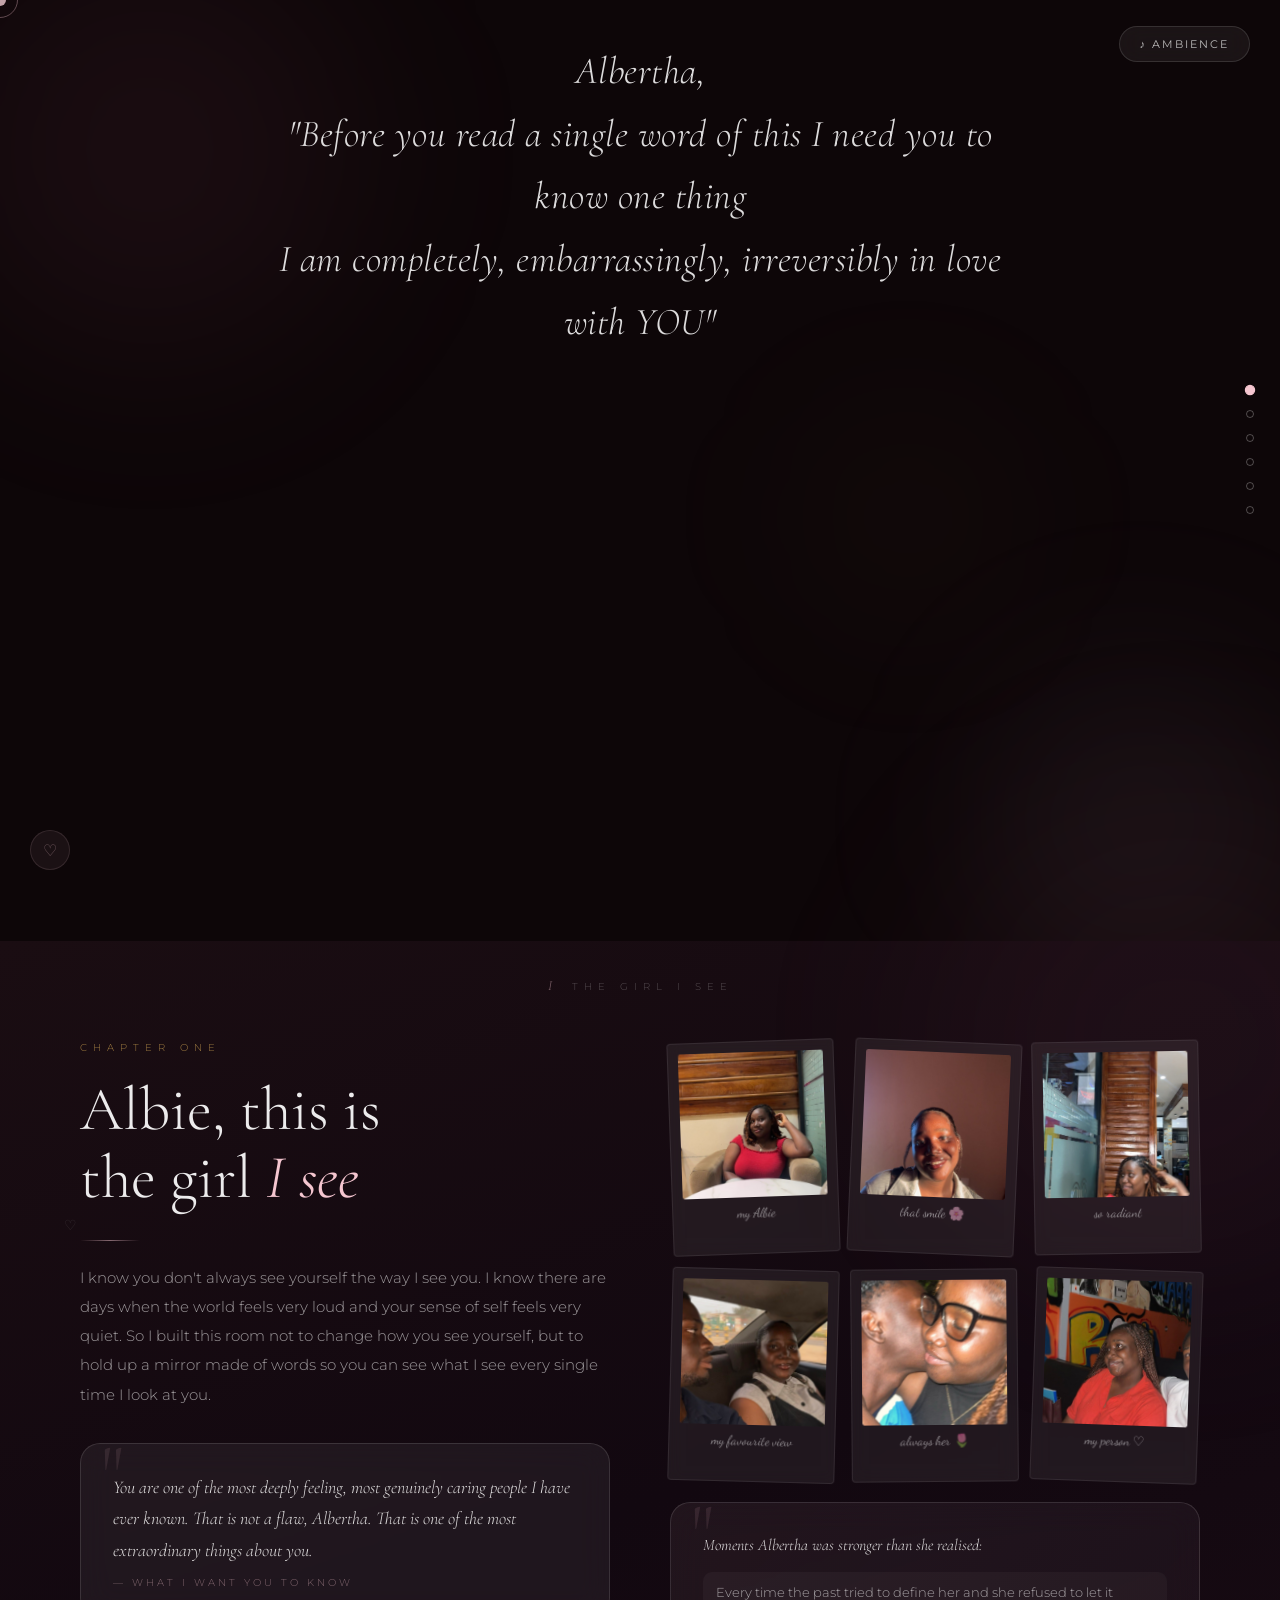
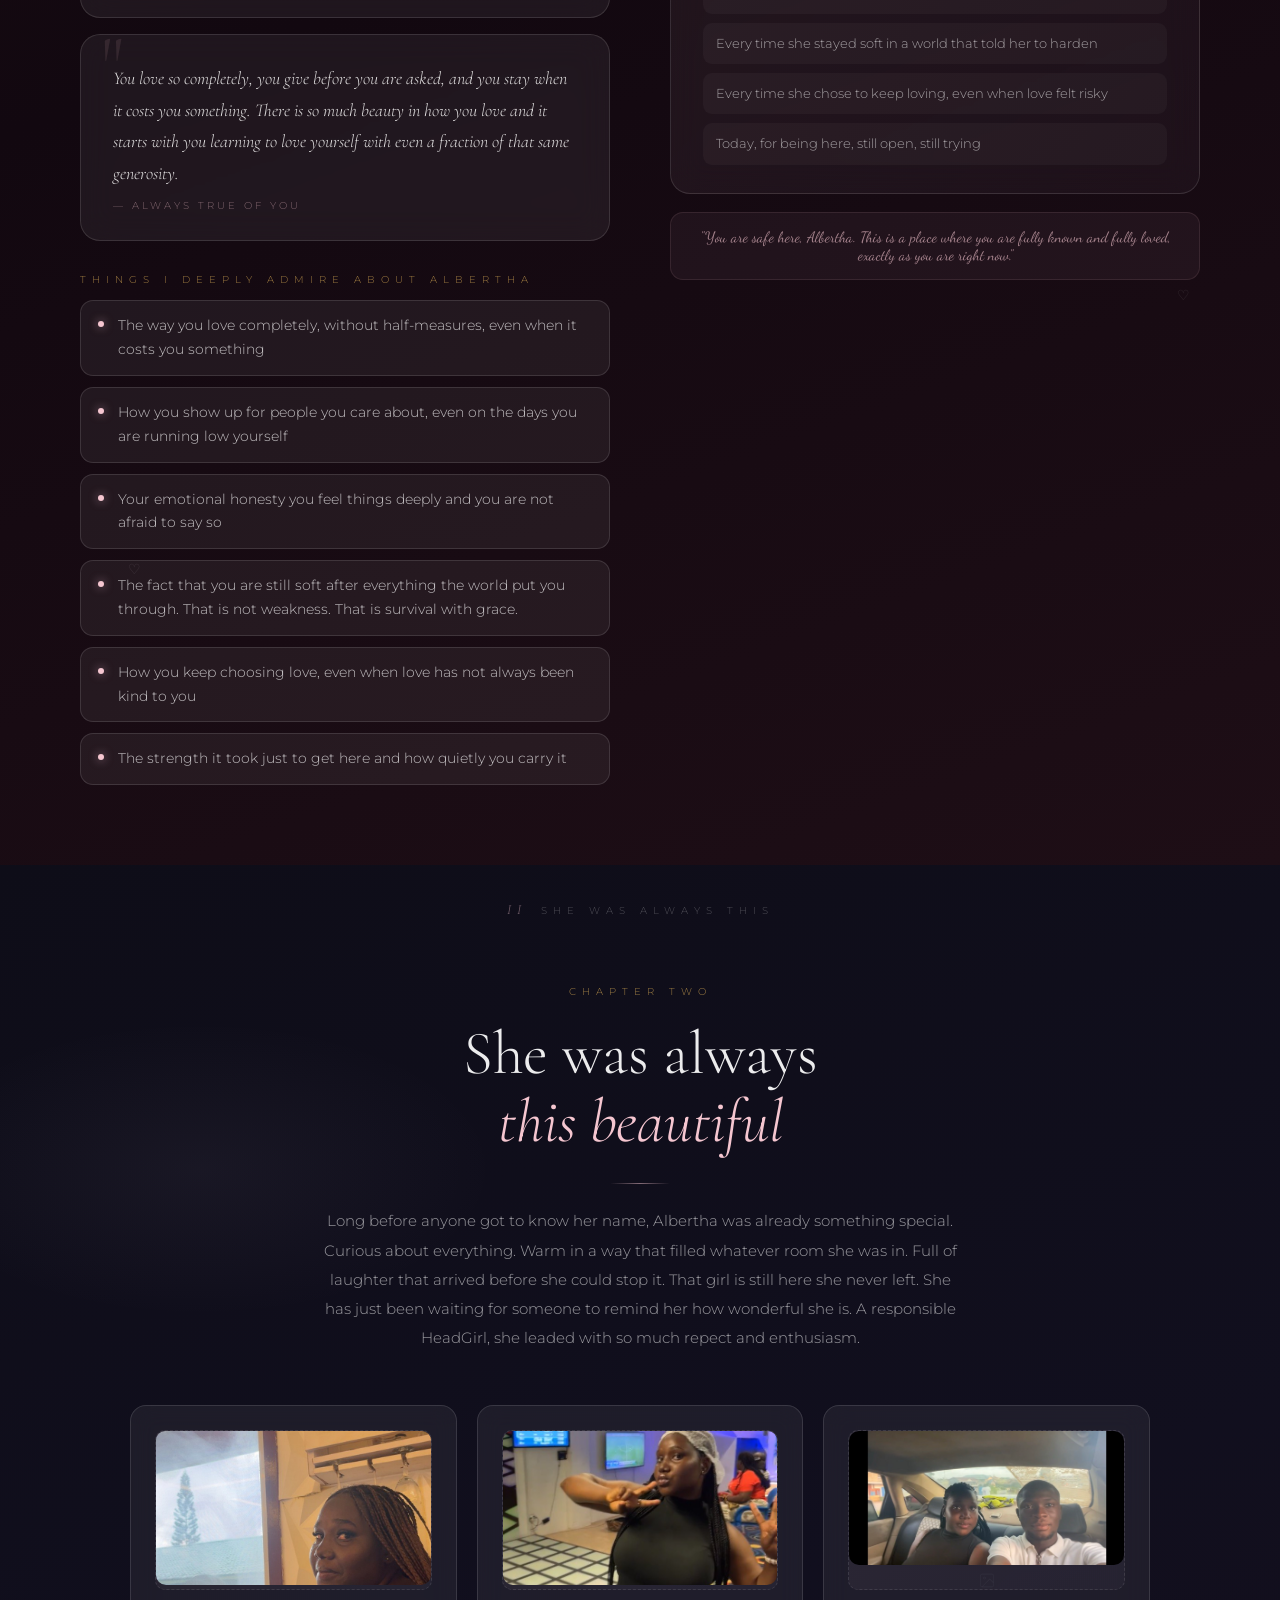
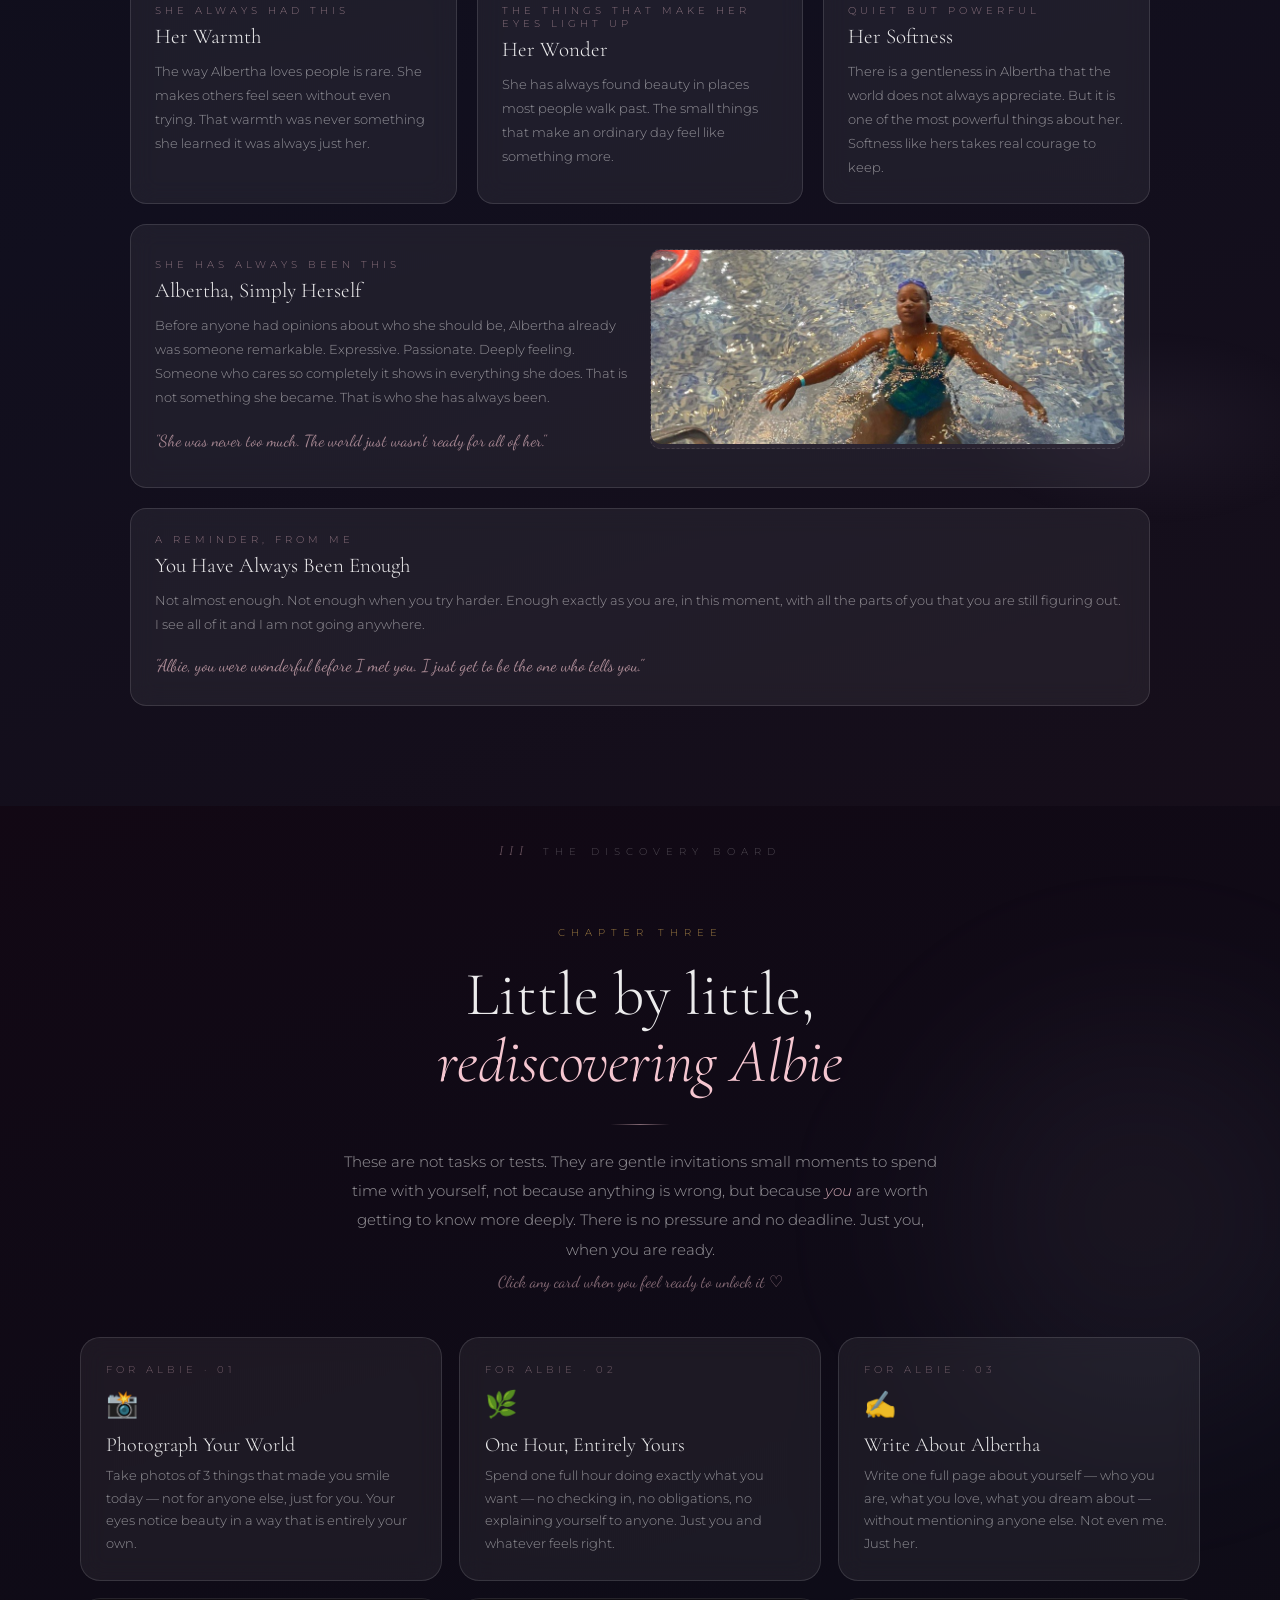
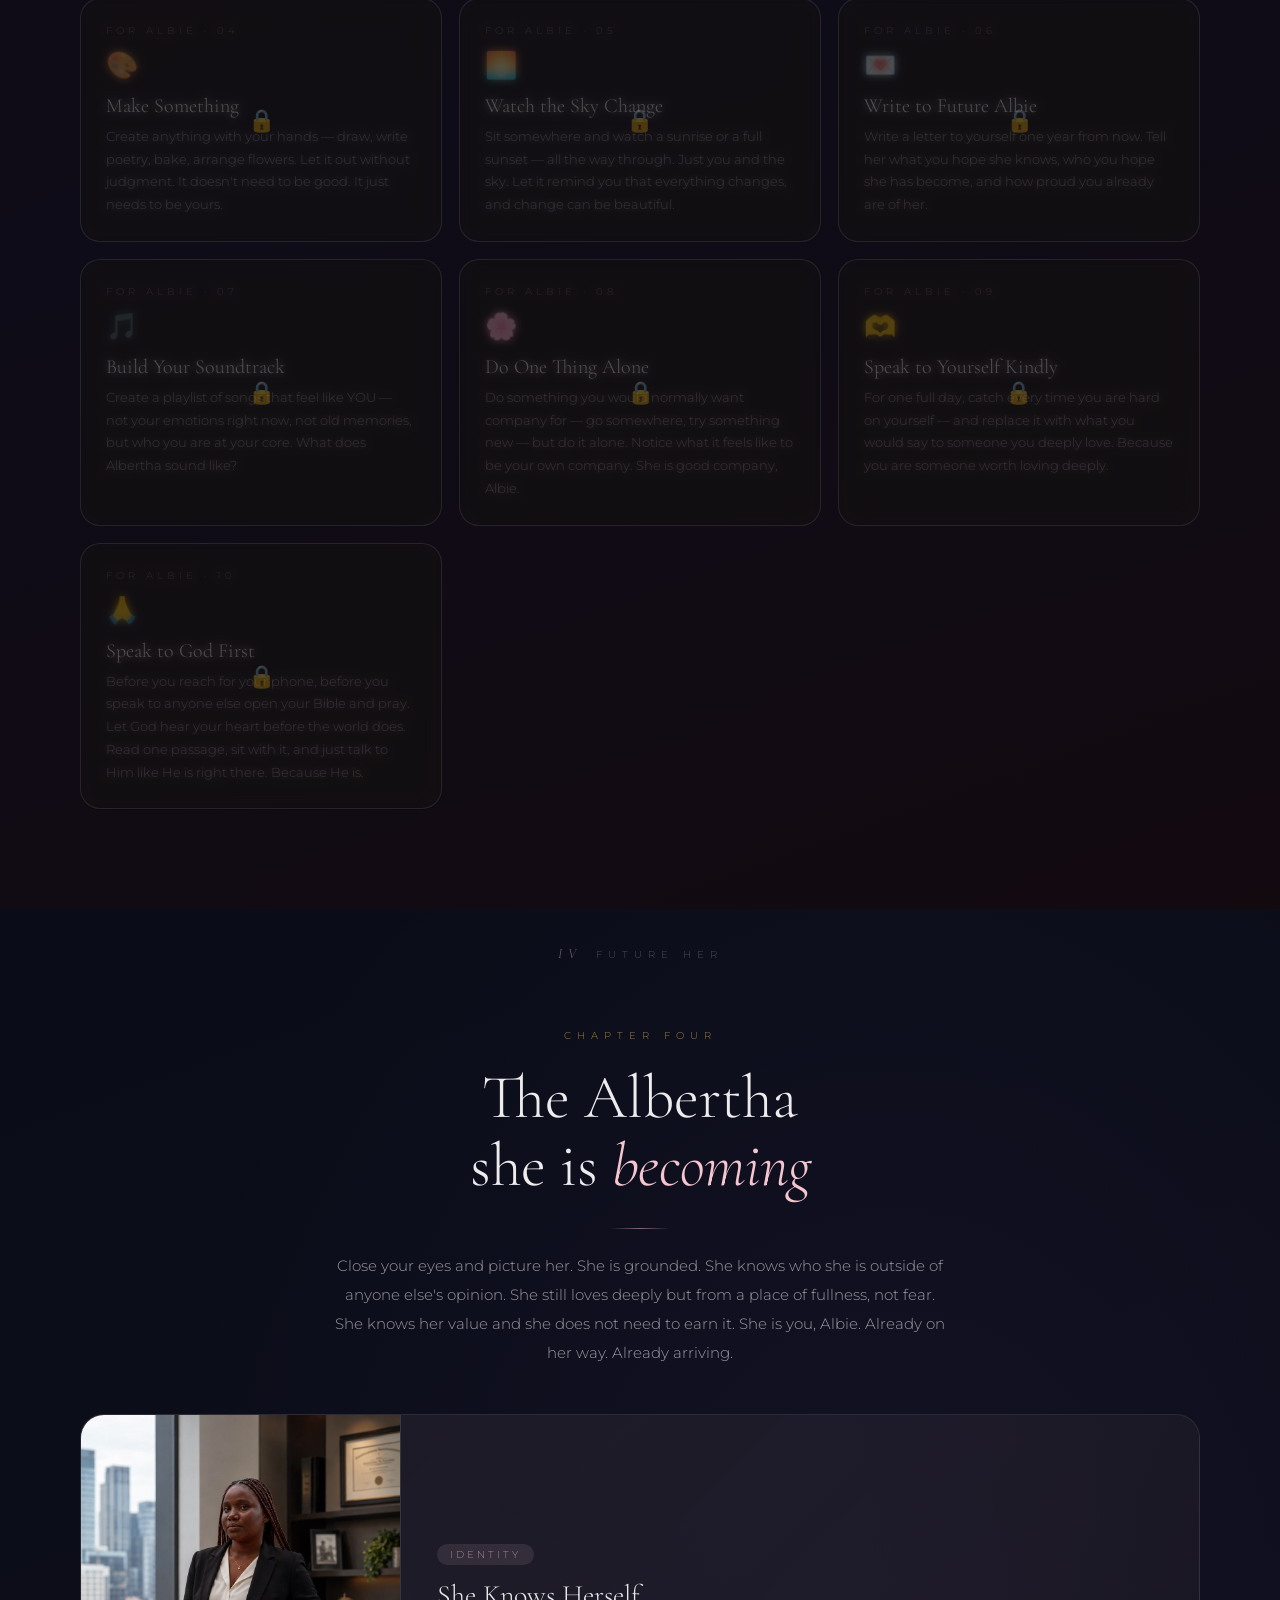
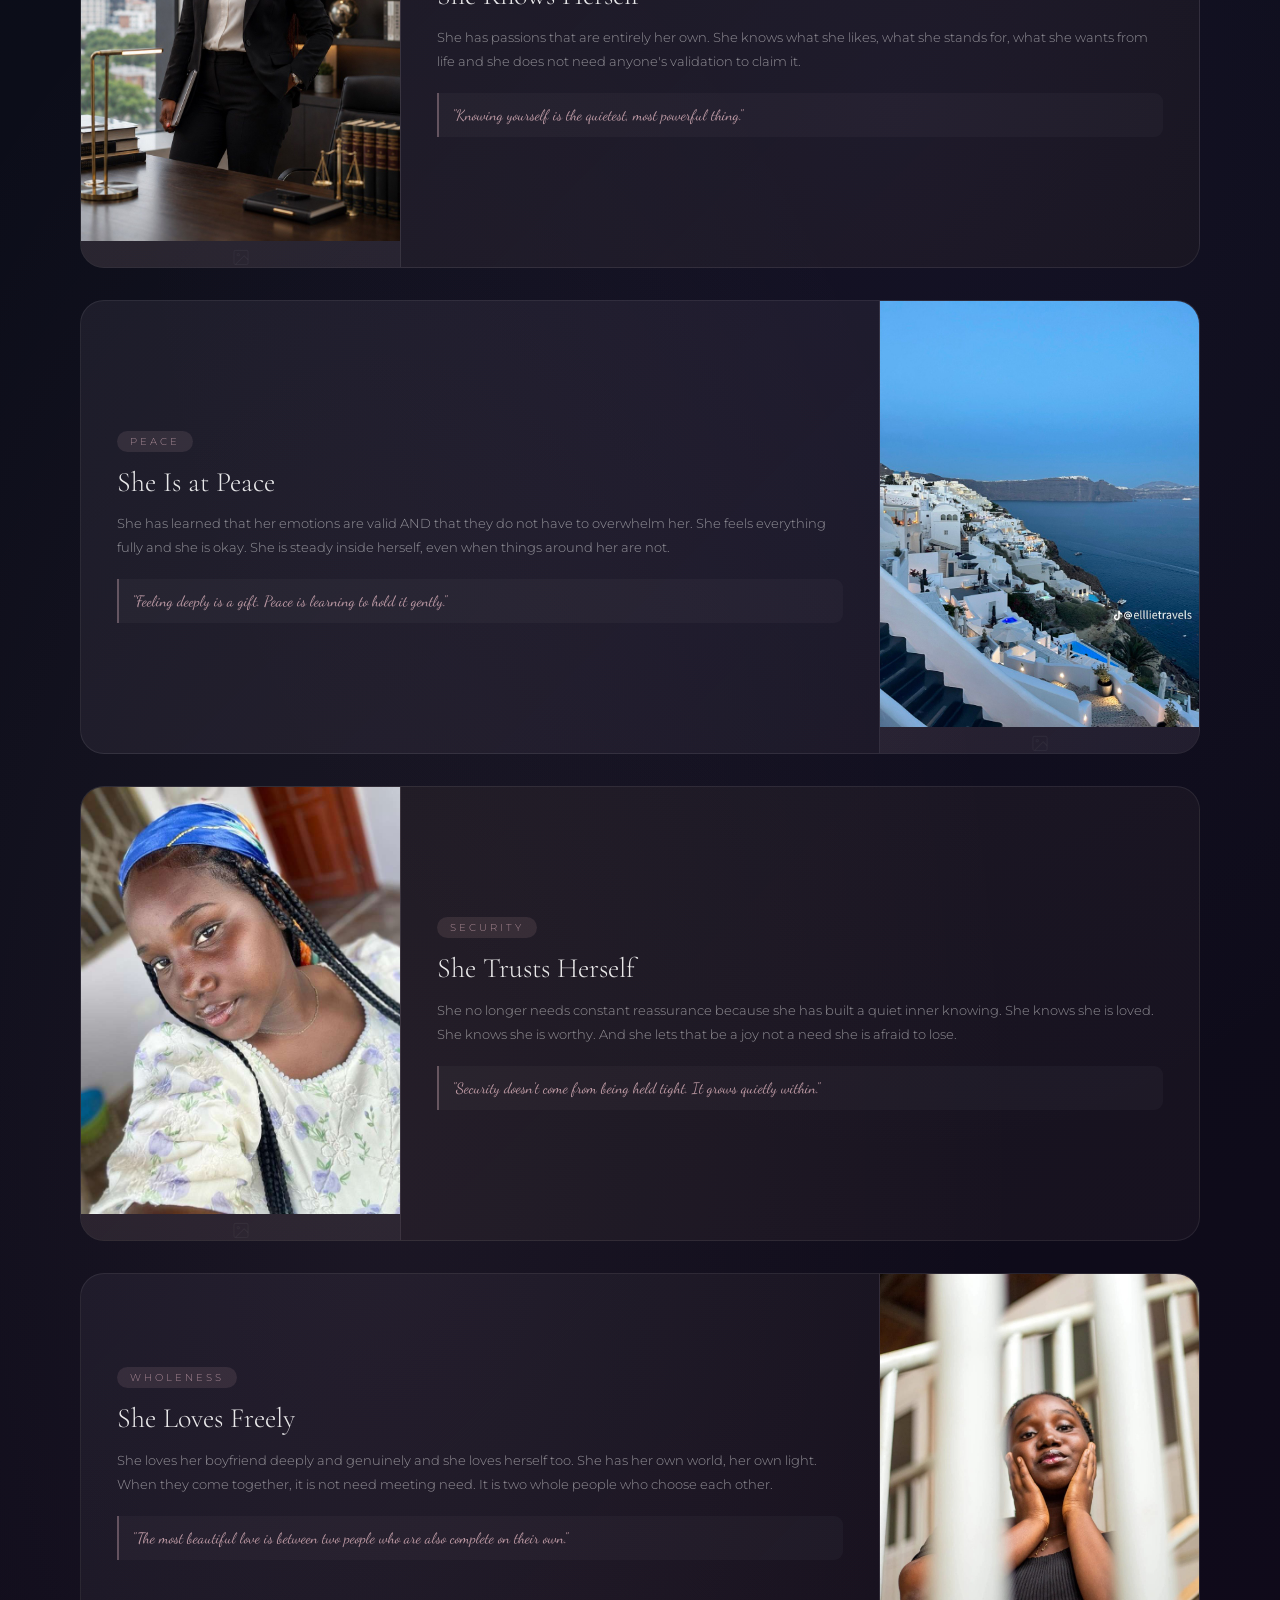
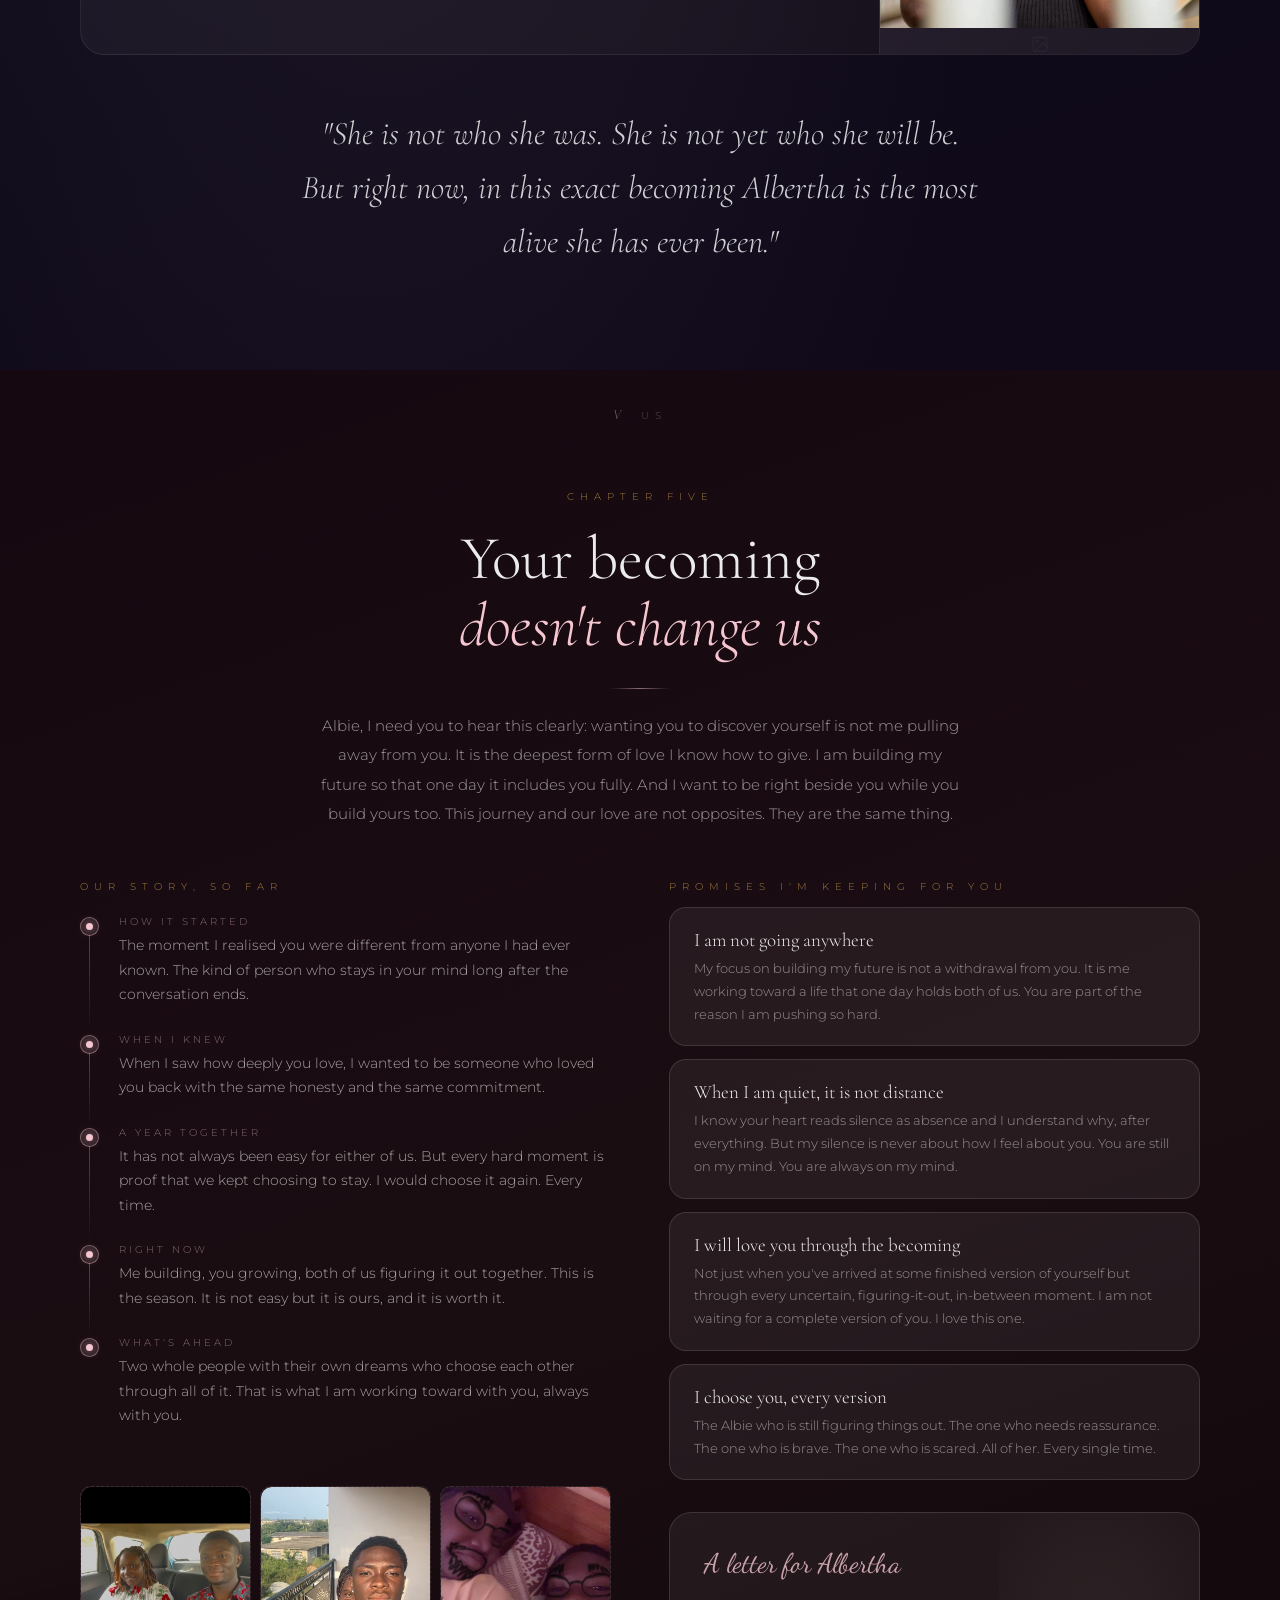
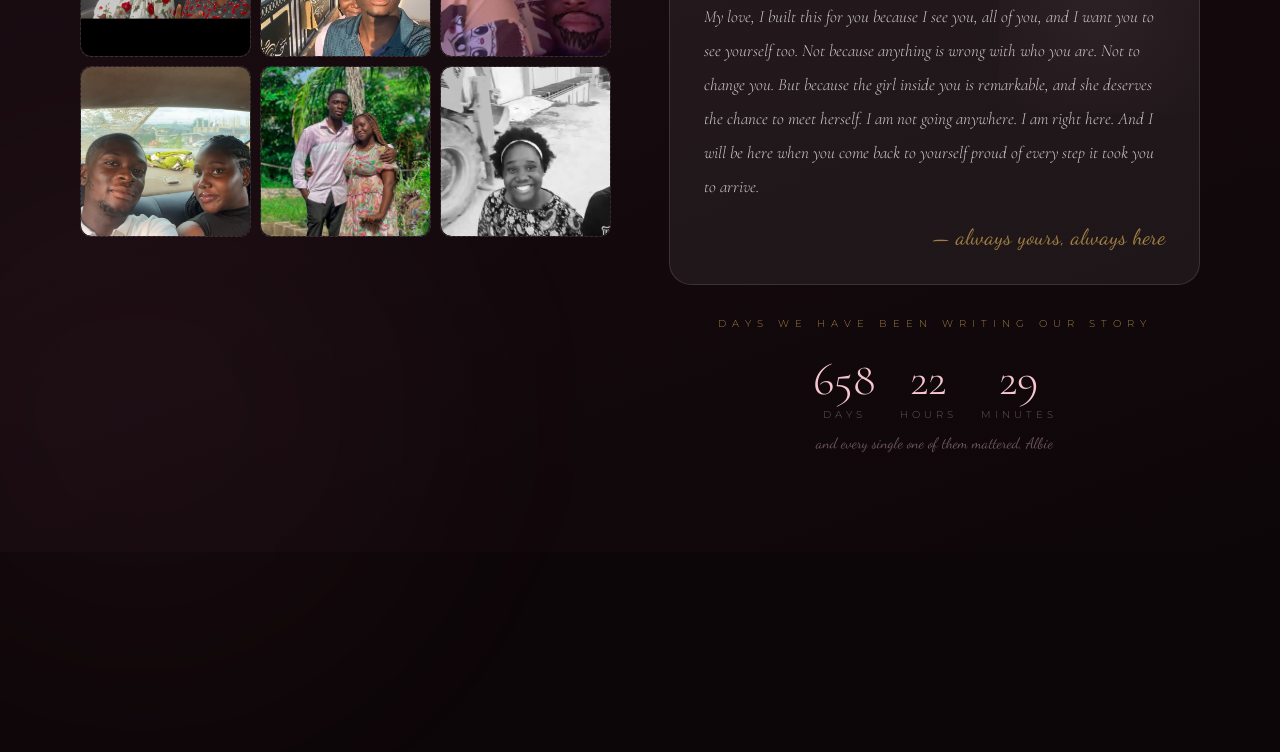
<file: index.html>
<!DOCTYPE html>
<html lang="en">
<head>
  <meta charset="UTF-8">
  <meta name="viewport" content="width=device-width, initial-scale=1.0">
  <title>Becoming Her Again — For Albertha</title>
  <link rel="preconnect" href="https://fonts.googleapis.com">
  <link href="https://fonts.googleapis.com/css2?family=Cormorant+Garamond:ital,wght@0,300;0,400;0,500;1,300;1,400&family=Montserrat:wght@300;400;500&family=Dancing+Script:wght@400;600&display=swap" rel="stylesheet">
  <style>
/* ═══════════════════════════════════════════════════════
   BECOMING HER AGAIN — styles.css
   ═══════════════════════════════════════════════════════ */

:root {
  --pink:         #f5c6d0;
  --rose:         #e8a0b0;
  --deep-rose:    #c96b8a;
  --lavender:     #d4c5e2;
  --gold:         #d4a853;
  --dark:         #0d0608;
  --dark-mid:     #1a0d12;
  --glass:        rgba(255,255,255,0.06);
  --glass-border: rgba(255,255,255,0.12);
}

*, *::before, *::after { margin:0; padding:0; box-sizing:border-box; }
html  { scroll-behavior: smooth; }
body  { background:var(--dark); color:rgba(255,255,255,0.92); font-family:'Montserrat',sans-serif; font-weight:300; overflow-x:hidden; cursor:none; }

::-webkit-scrollbar       { width:4px; }
::-webkit-scrollbar-track { background:transparent; }
::-webkit-scrollbar-thumb { background:rgba(245,198,208,0.2); border-radius:2px; }

/* ── Section base — NO overflow hidden, NO min-height on content rooms ── */
section {
  position: relative;
  display: flex;
  flex-direction: column;
  align-items: center;
  justify-content: center;
  width: 100%;
}

/* ── Fixed UI ── */
#cursor      { position:fixed; width:12px; height:12px; border-radius:50%; background:rgba(245,198,208,0.85); pointer-events:none; z-index:9999; transform:translate(-50%,-50%); transition:transform .15s ease; mix-blend-mode:difference; }
#cursor-ring { position:fixed; width:36px; height:36px; border-radius:50%; border:1px solid rgba(245,198,208,0.35); pointer-events:none; z-index:9998; transform:translate(-50%,-50%); transition:all .3s ease; }
#particles-canvas { position:fixed; top:0; left:0; width:100%; height:100%; z-index:0; pointer-events:none; }
.progress-bar { position:fixed; top:0; left:0; height:2px; background:linear-gradient(to right,var(--rose),var(--pink),var(--lavender)); z-index:1001; transition:width .3s ease; box-shadow:0 0 10px rgba(245,198,208,0.4); pointer-events:none; }
#transition-overlay { position:fixed; inset:0; z-index:999; pointer-events:none; background:var(--dark); opacity:0; transition:opacity .6s ease; }

/* ── Music ── */
#music-btn { position:fixed; top:26px; right:30px; z-index:1000; background:var(--glass); border:1px solid var(--glass-border); border-radius:50px; padding:10px 20px; font-family:'Montserrat',sans-serif; font-size:11px; letter-spacing:2px; color:rgba(255,255,255,0.7); cursor:pointer; transition:all .4s ease; backdrop-filter:blur(12px); }
#music-btn:hover { background:rgba(255,255,255,0.12); color:#fff; }

/* ── Nav dots ── */
#nav-dots { position:fixed; right:26px; top:50%; transform:translateY(-50%); z-index:1000; display:flex; flex-direction:column; gap:16px; list-style:none; }
.nav-dot  { width:8px; height:8px; border-radius:50%; border:1.5px solid rgba(255,255,255,0.28); cursor:pointer; transition:all .4s ease; background:transparent; }
.nav-dot.active { background:var(--pink); border-color:var(--pink); transform:scale(1.3); }
.nav-dot:hover  { border-color:var(--pink); }

/* ── Easter egg ── */
.easter-egg-trigger { position:fixed; bottom:30px; left:30px; z-index:1000; width:40px; height:40px; border-radius:50%; background:rgba(245,198,208,0.06); border:1px solid rgba(245,198,208,0.12); cursor:pointer; transition:all .4s ease; display:flex; align-items:center; justify-content:center; font-size:16px; color:rgba(245,198,208,0.4); }
.easter-egg-trigger:hover { background:rgba(245,198,208,0.12); color:rgba(245,198,208,0.8); transform:scale(1.1); }
.easter-egg-popup { position:fixed; bottom:84px; left:30px; z-index:1000; background:rgba(22,8,16,0.97); border:1px solid rgba(245,198,208,0.2); border-radius:15px; padding:19px 22px; max-width:285px; backdrop-filter:blur(20px); opacity:0; transform:translateY(10px); pointer-events:none; transition:all .4s ease; }
.easter-egg-popup.show { opacity:1; transform:translateY(0); pointer-events:all; }
.easter-egg-popup p { font-family:'Dancing Script',cursive; font-size:16px; color:rgba(245,198,208,0.85); line-height:1.75; }

/* ── Shared typography ── */
.room-label { position:absolute; top:36px; left:50%; transform:translateX(-50%); font-size:10px; letter-spacing:6px; text-transform:uppercase; color:rgba(255,255,255,0.26); z-index:10; white-space:nowrap; }
.room-number { display:inline-block; margin-right:14px; font-family:'Cormorant Garamond',serif; font-style:italic; font-size:14px; color:rgba(245,198,208,0.48); }
.section-eyebrow { font-size:10px; letter-spacing:6px; text-transform:uppercase; color:rgba(212,168,83,0.72); margin-bottom:22px; }
.section-title { font-family:'Cormorant Garamond',serif; font-size:clamp(32px,4.8vw,68px); font-weight:300; line-height:1.1; margin-bottom:28px; }
.section-title em { font-style:italic; color:var(--pink); }
.section-body { font-size:15px; line-height:1.95; color:rgba(255,255,255,0.58); font-weight:300; margin-bottom:34px; }
.section-divider { width:60px; height:1px; background:linear-gradient(to right,transparent,rgba(245,198,208,0.5),transparent); margin:22px 0; }

/* ── Fade animations ── */
.fade-up    { opacity:0; transform:translateY(38px); }
.fade-left  { opacity:0; transform:translateX(-38px); }
.fade-right { opacity:0; transform:translateX(38px); }
.fade-up.in    { animation: fadeUpIn .9s cubic-bezier(.22,.61,.36,1) forwards; }
.fade-left.in  { animation: fadeLeftIn .9s cubic-bezier(.22,.61,.36,1) forwards; }
.fade-right.in { animation: fadeRightIn .9s cubic-bezier(.22,.61,.36,1) forwards; }
@keyframes fadeUpIn    { from { opacity:0; transform:translateY(38px); } to { opacity:1; transform:translateY(0); } }
@keyframes fadeLeftIn  { from { opacity:0; transform:translateX(-38px); } to { opacity:1; transform:translateX(0); } }
@keyframes fadeRightIn { from { opacity:0; transform:translateX(38px); } to { opacity:1; transform:translateX(0); } }

/* ── Ambient ── */
.glow-orb     { position:absolute; border-radius:50%; filter:blur(80px); pointer-events:none; animation:drift 12s ease-in-out infinite; }
.floating-heart { position:absolute; pointer-events:none; animation:floatHeart 6s ease-in-out infinite; font-size:14px; opacity:.13; }
.cloud-drift  { position:absolute; background:radial-gradient(ellipse,rgba(212,197,226,0.05) 0%,transparent 70%); border-radius:50%; pointer-events:none; animation:cloudDrift 20s ease-in-out infinite; }
.aurora       { position:absolute; inset:0; z-index:0; overflow:hidden; background:radial-gradient(ellipse 60% 40% at 70% 30%,rgba(120,80,180,0.08),transparent),radial-gradient(ellipse 50% 50% at 30% 70%,rgba(245,198,208,0.06),transparent); animation:auroraPulse 8s ease-in-out infinite; }

/* ── Keyframes ── */
@keyframes drift       { 0%,100%{transform:translate(0,0)}       33%{transform:translate(28px,-18px)}          66%{transform:translate(-18px,14px)} }
@keyframes floatHeart  { 0%,100%{transform:translateY(0) scale(1);opacity:.13} 50%{transform:translateY(-28px) scale(1.1);opacity:.22} }
@keyframes cloudDrift  { 0%,100%{transform:translateX(0) translateY(0);opacity:.3} 50%{transform:translateX(58px) translateY(-28px);opacity:.6} }
@keyframes heartbeat   { 0%,100%{transform:scaleY(.6);opacity:.3} 50%{transform:scaleY(1.2);opacity:.8} }
@keyframes auroraPulse { 0%,100%{opacity:.5} 50%{opacity:1} }
@keyframes unlock      { 0%{box-shadow:0 0 0 rgba(245,198,208,0)} 50%{box-shadow:0 0 80px rgba(245,198,208,0.3),0 0 160px rgba(245,198,208,0.1)} 100%{box-shadow:0 0 40px rgba(245,198,208,0.08)} }

/* ══════════════════════════════════
   INTRO
══════════════════════════════════ */
#intro { background:var(--dark); min-height:100vh; }
.intro-content { position:relative; z-index:2; text-align:center; max-width:820px; padding:40px 24px; }
.intro-sentence { font-family:'Cormorant Garamond',serif; font-size:clamp(19px,3.6vw,38px); font-weight:300; font-style:italic; letter-spacing:.5px; line-height:1.65; opacity:0; transform:translateY(28px); transition:all 1.4s cubic-bezier(.22,.61,.36,1); color:rgba(255,255,255,0.86); }
.intro-sentence.visible { opacity:1; transform:translateY(0); }
.title-main { font-family:'Cormorant Garamond',serif; font-size:clamp(38px,7.5vw,88px); font-weight:300; letter-spacing:6px; color:var(--pink); opacity:0; transform:translateY(38px); transition:all 1.8s cubic-bezier(.22,.61,.36,1); }
.title-main.visible { opacity:1; transform:translateY(0); }
.subtitle-intro { font-size:11px; letter-spacing:5px; color:rgba(255,255,255,0.38); margin-top:14px; opacity:0; transition:all 1.4s ease .6s; text-transform:uppercase; }
.subtitle-intro.visible { opacity:1; }
.enter-btn { display:inline-block; margin-top:56px; padding:16px 52px; border:1px solid rgba(245,198,208,0.35); border-radius:60px; font-size:11px; letter-spacing:4px; text-transform:uppercase; color:rgba(245,198,208,0.8); cursor:pointer; transition:all .5s ease; background:rgba(245,198,208,0.05); opacity:0; backdrop-filter:blur(8px); }
.enter-btn.visible { opacity:1; }
.enter-btn:hover { background:rgba(245,198,208,0.12); border-color:rgba(245,198,208,0.7); color:var(--pink); transform:scale(1.04); }
.heartbeat { width:2px; height:40px; background:linear-gradient(to bottom,transparent,var(--pink),transparent); margin:28px auto; animation:heartbeat 2s ease-in-out infinite; }

/* ══════════════════════════════════
   ROOM 1 — THE GIRL I SEE
══════════════════════════════════ */
#room1 { background:linear-gradient(160deg,#1a0d12 0%,#120810 40%,#1e0e16 100%); padding:100px 0 80px; }
.room1-content { position:relative; z-index:2; max-width:1200px; width:100%; padding:0 40px; display:grid; grid-template-columns:1fr 1fr; gap:60px; align-items:start; }

.quote-card { background:var(--glass); border:1px solid var(--glass-border); border-radius:20px; padding:28px 32px; backdrop-filter:blur(16px); position:relative; margin-bottom:16px; transition:transform .4s ease,box-shadow .4s ease; }
.quote-card:hover { transform:translateY(-4px); box-shadow:0 24px 60px rgba(245,198,208,0.08); }
.quote-card::before { content:'"'; position:absolute; top:-10px; left:20px; font-family:'Cormorant Garamond',serif; font-size:80px; color:rgba(245,198,208,0.1); line-height:1; }
.quote-text { font-family:'Cormorant Garamond',serif; font-size:18px; font-style:italic; line-height:1.75; color:rgba(255,255,255,0.84); }
.quote-attr { font-size:10px; letter-spacing:3px; color:rgba(245,198,208,0.45); margin-top:10px; text-transform:uppercase; }

.admire-list { display:flex; flex-direction:column; gap:11px; margin-top:6px; }
.admire-item { display:flex; align-items:flex-start; gap:14px; padding:13px 17px; background:var(--glass); border:1px solid var(--glass-border); border-radius:13px; transition:all .4s ease; }
.admire-item:hover { background:rgba(245,198,208,0.06); border-color:rgba(245,198,208,0.2); transform:translateX(5px); }
.admire-dot { width:6px; height:6px; border-radius:50%; background:var(--pink); margin-top:7px; flex-shrink:0; box-shadow:0 0 10px rgba(245,198,208,0.6); }
.admire-text { font-size:14px; line-height:1.7; color:rgba(255,255,255,0.72); }

.polaroid-grid { display:grid; grid-template-columns:repeat(3,1fr); gap:14px; }
.polaroid { background:rgba(255,253,250,0.06); border:1px solid rgba(255,255,255,0.08); border-radius:4px; padding:10px 10px 32px; transform:rotate(-2deg); transition:all .5s ease; backdrop-filter:blur(8px); }
.polaroid:nth-child(2) { transform:rotate(2.5deg); }
.polaroid:nth-child(3) { transform:rotate(-1deg); }
.polaroid:nth-child(4) { transform:rotate(1.5deg); }
.polaroid:nth-child(5) { transform:rotate(-0.5deg); }
.polaroid:nth-child(6) { transform:rotate(2deg); }
.polaroid:hover { transform:rotate(0) scale(1.04); z-index:10; }
.polaroid-img { width:100%; aspect-ratio:1; background:linear-gradient(135deg,rgba(245,198,208,0.08),rgba(212,197,226,0.08)); border-radius:2px; display:flex; align-items:center; justify-content:center; overflow:hidden; }
.polaroid-img img { width:100%; height:100%; object-fit:cover; border-radius:2px; display:block; }
.polaroid-caption { text-align:center; margin-top:8px; font-family:'Dancing Script',cursive; font-size:13px; color:rgba(255,255,255,0.5); }

.strength-item { font-size:13px; color:rgba(255,255,255,0.58); line-height:1.65; padding:10px 13px; background:rgba(255,255,255,0.03); border-radius:9px; }
.secure-banner { background:rgba(245,198,208,0.05); border:1px solid rgba(245,198,208,0.1); border-radius:13px; padding:15px 18px; margin-top:18px; font-family:'Dancing Script',cursive; font-size:15px; color:rgba(245,198,208,0.62); text-align:center; }

/* ══════════════════════════════════
   ROOM 2 — BEFORE THE WORLD HURT YOU
══════════════════════════════════ */
#room2 { background:linear-gradient(160deg,#0e0d18 0%,#110f1e 50%,#160e1a 100%); padding:120px 0 100px; }
.room2-content { position:relative; z-index:2; max-width:1100px; width:100%; padding:0 40px; }

.scrapbook-grid { display:grid; grid-template-columns:repeat(3,1fr); gap:20px; margin-top:52px; }
.scrapbook-card { background:var(--glass); border:1px solid var(--glass-border); border-radius:16px; padding:24px; backdrop-filter:blur(12px); transition:all .5s ease; }
.scrapbook-card:hover { transform:translateY(-7px); box-shadow:0 28px 65px rgba(0,0,0,0.4),0 0 38px rgba(245,198,208,0.05); border-color:rgba(245,198,208,0.17); }
.scrapbook-label { font-size:10px; letter-spacing:4px; text-transform:uppercase; color:rgba(245,198,208,0.5); margin-bottom:7px; }
.scrapbook-title { font-family:'Cormorant Garamond',serif; font-size:21px; color:rgba(255,255,255,0.9); margin-bottom:10px; }
.scrapbook-text { font-size:13px; line-height:1.85; color:rgba(255,255,255,0.52); }
.scrapbook-card img { width:100%; height:100%; object-fit:cover; border-radius:8px; }

.memory-img { width:100%; height:160px; background:linear-gradient(135deg,rgba(245,198,208,0.06),rgba(212,197,226,0.04)); border-radius:10px; border:1px dashed rgba(255,255,255,0.1); display:flex; align-items:center; justify-content:center; color:rgba(255,255,255,0.18); font-size:10px; letter-spacing:2px; text-transform:uppercase; margin-bottom:14px; flex-direction:column; gap:7px; overflow:hidden; }
.memory-img img { width:100%; height:100%; object-fit:cover; border-radius:10px; }
.memory-img svg { opacity:.18; }

/* ══════════════════════════════════
   ROOM 3 — DISCOVERY BOARD
══════════════════════════════════ */
#room3 { background:linear-gradient(160deg,#120814 0%,#0e0c18 50%,#130a10 100%); padding:120px 0 100px; }
.room3-content { position:relative; z-index:2; max-width:1200px; width:100%; padding:0 40px; }

.challenge-grid { display:grid; grid-template-columns:repeat(3,1fr); gap:17px; margin-top:46px; }
.challenge-card { background:var(--glass); border:1px solid var(--glass-border); border-radius:20px; padding:25px; backdrop-filter:blur(12px); cursor:pointer; transition:all .5s cubic-bezier(.22,.61,.36,1); position:relative; overflow:hidden; }
.challenge-card.locked { filter:brightness(.65); }
.challenge-card.locked::after { content:''; position:absolute; inset:0; background:rgba(13,6,8,0.5); backdrop-filter:blur(4px); border-radius:20px; z-index:2; }
.challenge-card.locked .lock-icon { position:absolute; top:50%; left:50%; transform:translate(-50%,-50%); z-index:3; font-size:22px; opacity:.5; }
.challenge-card:not(.locked):hover { transform:translateY(-6px) scale(1.01); box-shadow:0 0 60px rgba(245,198,208,0.12),0 20px 40px rgba(0,0,0,0.3); border-color:rgba(245,198,208,0.25); background:rgba(245,198,208,0.07); }
.challenge-card.unlocking { animation:unlock .8s cubic-bezier(.22,.61,.36,1) forwards; }
.challenge-number { font-size:10px; letter-spacing:4px; color:rgba(245,198,208,0.4); margin-bottom:12px; text-transform:uppercase; }
.challenge-icon { font-size:26px; margin-bottom:13px; display:block; }
.challenge-title { font-family:'Cormorant Garamond',serif; font-size:20px; color:rgba(255,255,255,0.9); margin-bottom:7px; }
.challenge-desc { font-size:13px; line-height:1.75; color:rgba(255,255,255,0.52); }
.challenge-note { margin-top:13px; padding:11px 13px; background:rgba(245,198,208,0.06); border-radius:9px; font-family:'Dancing Script',cursive; font-size:14px; color:rgba(245,198,208,0.76); display:none; }
.challenge-card:not(.locked):hover .challenge-note { display:block; }

/* ══════════════════════════════════
   ROOM 4 — FUTURE HER
══════════════════════════════════ */
#room4 { background:linear-gradient(160deg,#0a0d18 0%,#0d0d1a 50%,#10091a 100%); padding:120px 0 100px; }
.room4-content { position:relative; z-index:2; max-width:1200px; width:100%; padding:0 40px; }

.vision-grid { display:flex; flex-direction:column; gap:32px; margin-top:46px; }
.vision-card { border-radius:24px; padding:0; position:relative; overflow:hidden; transition:all .5s ease; border:1px solid rgba(255,255,255,0.08); display:grid; grid-template-columns:320px 1fr; min-height:380px; }
.vision-card:nth-child(odd) { grid-template-columns:320px 1fr; }
.vision-card:nth-child(even) { grid-template-columns:1fr 320px; }
.vision-card:nth-child(1) { background:linear-gradient(135deg,rgba(245,198,208,0.08),rgba(212,168,83,0.04)); }
.vision-card:nth-child(2) { background:linear-gradient(135deg,rgba(212,197,226,0.08),rgba(245,198,208,0.04)); }
.vision-card:nth-child(3) { background:linear-gradient(135deg,rgba(212,168,83,0.06), rgba(245,198,208,0.04)); }
.vision-card:nth-child(4) { background:linear-gradient(135deg,rgba(212,197,226,0.06),rgba(212,168,83,0.03)); }
.vision-card:hover { transform:translateY(-6px); box-shadow:0 40px 80px rgba(0,0,0,0.3),0 0 60px rgba(245,198,208,0.06); }
.vision-card-img { width:100%; height:100%; min-height:380px; border-radius:0; background:linear-gradient(135deg,rgba(245,198,208,0.08),rgba(212,197,226,0.05)); border:none; border-right:1px solid rgba(255,255,255,0.06); display:flex; align-items:center; justify-content:center; color:rgba(255,255,255,0.2); font-size:10px; letter-spacing:2px; flex-direction:column; gap:7px; overflow:hidden; margin-bottom:0; }
.vision-card:nth-child(even) .vision-card-img { border-right:none; border-left:1px solid rgba(255,255,255,0.06); order:2; }
.vision-card:nth-child(even) .vision-card-body { order:1; }
.vision-card-img img { width:100%; height:100%; object-fit:cover; object-position:center top; border-radius:0; }
.vision-card-img svg { opacity:.2; }
.vision-card-body { padding:40px 36px; display:flex; flex-direction:column; justify-content:center; gap:0; }
.vision-tag { display:inline-block; padding:4px 13px; background:rgba(245,198,208,0.1); border-radius:40px; font-size:10px; letter-spacing:3px; text-transform:uppercase; color:rgba(245,198,208,0.6); margin-bottom:14px; align-self:flex-start; }
.vision-title { font-family:'Cormorant Garamond',serif; font-size:28px; color:rgba(255,255,255,0.9); margin-bottom:12px; line-height:1.2; }
.vision-text { font-size:13px; line-height:1.85; color:rgba(255,255,255,0.52); }
.vision-quote { margin-top:20px; padding:13px; background:rgba(255,255,255,0.03); border-left:2px solid rgba(245,198,208,0.3); border-radius:0 9px 9px 0; font-family:'Dancing Script',cursive; font-size:15px; color:rgba(245,198,208,0.72); }

/* ══════════════════════════════════
   ROOM 5 — US
══════════════════════════════════ */
#room5 { background:linear-gradient(160deg,#160810 0%,#1a0d12 50%,#0d0608 100%); padding:120px 0 100px; }
.room5-content { position:relative; z-index:2; max-width:1200px; width:100%; padding:0 40px; }
.us-grid { display:grid; grid-template-columns:1fr 1fr; gap:58px; align-items:start; }

.timeline { display:flex; flex-direction:column; }
.timeline-item { display:flex; gap:20px; align-items:flex-start; padding-bottom:26px; position:relative; }
.timeline-item::before { content:''; position:absolute; left:9px; top:20px; bottom:0; width:1px; background:linear-gradient(to bottom,rgba(245,198,208,0.3),transparent); }
.timeline-item:last-child::before { display:none; }
.timeline-dot { width:19px; height:19px; border-radius:50%; flex-shrink:0; border:1.5px solid rgba(245,198,208,0.4); background:rgba(245,198,208,0.08); margin-top:2px; display:flex; align-items:center; justify-content:center; }
.timeline-dot-inner { width:7px; height:7px; border-radius:50%; background:var(--pink); box-shadow:0 0 10px rgba(245,198,208,0.7); }
.timeline-date { font-size:10px; letter-spacing:3px; text-transform:uppercase; color:rgba(245,198,208,0.5); margin-bottom:5px; }
.timeline-text { font-size:14px; line-height:1.75; color:rgba(255,255,255,0.62); }

.promise-cards { display:flex; flex-direction:column; gap:13px; }
.promise-card { background:var(--glass); border:1px solid var(--glass-border); border-radius:17px; padding:20px 24px; backdrop-filter:blur(12px); transition:all .4s ease; }
.promise-card:hover { transform:translateX(6px); background:rgba(245,198,208,0.06); border-color:rgba(245,198,208,0.2); }
.promise-title { font-family:'Cormorant Garamond',serif; font-size:19px; color:rgba(255,255,255,0.9); margin-bottom:6px; }
.promise-text { font-size:13px; line-height:1.75; color:rgba(255,255,255,0.52); }

.couple-gallery { display:grid; grid-template-columns:repeat(3,1fr); gap:9px; margin-top:32px; }
.couple-gallery-item { aspect-ratio:1; border-radius:11px; background:linear-gradient(135deg,rgba(245,198,208,0.07),rgba(212,197,226,0.05)); border:1px dashed rgba(255,255,255,0.1); display:flex; align-items:center; justify-content:center; color:rgba(255,255,255,0.2); font-size:10px; transition:all .4s ease; flex-direction:column; gap:5px; overflow:hidden; }
.couple-gallery-item:hover { border-color:rgba(245,198,208,0.25); transform:scale(1.04); }
.couple-gallery-item img { width:100%; height:100%; object-fit:cover; border-radius:11px; }
.couple-gallery-item svg { opacity:.22; }

.love-letter { background:var(--glass); border:1px solid var(--glass-border); border-radius:22px; padding:34px; backdrop-filter:blur(16px); margin-top:32px; position:relative; overflow:hidden; }
.love-letter::before { content:''; position:absolute; top:0; right:0; width:200px; height:200px; background:radial-gradient(circle,rgba(245,198,208,0.05),transparent); pointer-events:none; }
.love-letter-heading { font-family:'Dancing Script',cursive; font-size:27px; color:rgba(245,198,208,0.8); margin-bottom:20px; }
.love-letter-body { font-family:'Cormorant Garamond',serif; font-size:17px; font-style:italic; line-height:2; color:rgba(255,255,255,0.76); }
.love-letter-sign { font-family:'Dancing Script',cursive; font-size:22px; color:rgba(212,168,83,0.72); margin-top:20px; text-align:right; }

.countdown { display:flex; gap:24px; margin-top:26px; justify-content:center; }
.countdown-unit { text-align:center; }
.countdown-number { font-family:'Cormorant Garamond',serif; font-size:46px; font-weight:300; color:var(--pink); display:block; line-height:1; }
.countdown-label { font-size:10px; letter-spacing:4px; color:rgba(255,255,255,0.33); text-transform:uppercase; margin-top:6px; display:block; }

/* ══════════════════════════════════
   MOBILE
══════════════════════════════════ */
@media (max-width:900px) {
  .room1-content  { grid-template-columns:1fr; gap:38px; }
  .polaroid-grid  { grid-template-columns:repeat(3,1fr); }
  .scrapbook-grid { grid-template-columns:1fr; }
  .vision-card    { grid-template-columns:1fr !important; min-height:unset; }
  .vision-card-img { min-height:300px; border-right:none !important; border-left:none !important; border-bottom:1px solid rgba(255,255,255,0.06); }
  .vision-card:nth-child(even) .vision-card-img { order:0; }
  .vision-card:nth-child(even) .vision-card-body { order:0; }
  .challenge-grid { grid-template-columns:1fr 1fr; }
  .us-grid        { grid-template-columns:1fr; }
}
@media (max-width:600px) {
  body { cursor:auto; }
  #cursor, #cursor-ring { display:none; }
  #nav-dots { display:none; }
  .polaroid-grid  { grid-template-columns:repeat(2,1fr); }
  .challenge-grid { grid-template-columns:1fr; }
  .vision-card-img { min-height:240px; }
  .vision-card-body { padding:28px 24px; }
}

  </style>
</head>
<body>

  <div id="cursor"></div>
  <div id="cursor-ring"></div>
  <canvas id="particles-canvas"></canvas>
  <div class="progress-bar" id="progress-bar" style="width:0%"></div>

  <button id="music-btn" onclick="toggleMusic()">♪ AMBIENCE</button>

  <nav id="nav-dots">
    <div class="nav-dot active" onclick="scrollToSection(0)" title="Intro"></div>
    <div class="nav-dot" onclick="scrollToSection(1)" title="The Girl I See"></div>
    <div class="nav-dot" onclick="scrollToSection(2)" title="Before the World Hurt You"></div>
    <div class="nav-dot" onclick="scrollToSection(3)" title="Discovery Board"></div>
    <div class="nav-dot" onclick="scrollToSection(4)" title="Future Her"></div>
    <div class="nav-dot" onclick="scrollToSection(5)" title="Us"></div>
  </nav>

  <div id="transition-overlay"></div>

  <button class="easter-egg-trigger" onclick="toggleEasterEgg()" aria-label="Secret message">♡</button>
  <div class="easter-egg-popup" id="easter-egg-popup">
    <p>"I hid this little corner just for you, Albie — in case you needed a quiet reminder that someone thinks about you even in the smallest details of things they build."</p>
  </div>

  <audio id="ambient-audio" loop>
    <source src="Alex Warren - Ordinary.mp3" type="audio/mpeg">
  </audio>

  <div id="site-content">
<!-- ═══════════════════════════════════════════
     ROOM 0 — INTRO
     The cinematic opening. Albertha's name
     appears first, then the sentences reveal
     one by one before the title fades in.
     ═══════════════════════════════════════════ -->
<section id="intro">

  <!-- Ambient glow orbs -->
  <div class="glow-orb" style="width:500px;height:500px;background:radial-gradient(circle,rgba(201,107,138,0.09),transparent);top:-100px;left:-100px;animation-duration:14s"></div>
  <div class="glow-orb" style="width:400px;height:400px;background:radial-gradient(circle,rgba(212,197,226,0.07),transparent);bottom:-80px;right:-60px;animation-duration:18s;animation-delay:-5s"></div>
  <div class="glow-orb" style="width:280px;height:280px;background:radial-gradient(circle,rgba(212,168,83,0.04),transparent);top:40%;left:60%;animation-duration:11s;animation-delay:-3s"></div>

  <div class="intro-content">
    <!-- Sentence reveal sequence — timed by script.js -->
    <div id="s1" class="intro-sentence">Albertha,</div>
    <div id="s2" class="intro-sentence">"Before you read a single word of this I need you to know one thing</div>
    <div id="s3" class="intro-sentence">I am completely, embarrassingly, irreversibly in love with YOU"</div>

    <!-- Heartbeat pulse line -->
    <div class="heartbeat" id="heartbeat-line" style="opacity:0;transition:opacity 1s ease"></div>

    <!-- Response sentence -->
    <div id="s4" class="intro-sentence" style="font-size:clamp(14px,2.2vw,20px);color:rgba(255,255,255,0.6)">
      YOU ARE LOVED. Not when you figure yourself out. Not when you stop being afraid. Right now. Exactly as you are. By me. Always.
    </div>

    <!-- Main title -->
    <div id="title-main" class="title-main" style="margin-top:42px">Becoming Her Again</div>

    <!-- Subtitle -->
    <div id="subtitle-main" class="subtitle-intro">A world built for you, with all my love</div>

    <!-- Enter button -->
    <div>
      <div class="enter-btn" id="enter-btn" onclick="enterSite()">Enter Your World</div>
    </div>
  </div>

</section>

<section id="room1">

  <div class="room-label"><span class="room-number">I</span>The Girl I See</div>

  <div class="glow-orb" style="width:600px;height:600px;background:radial-gradient(circle,rgba(201,107,138,0.07),transparent);top:-200px;right:-200px;animation-duration:16s"></div>
  <div class="floating-heart" style="top:18%;left:5%;animation-delay:0s">♡</div>
  <div class="floating-heart" style="top:62%;right:7%;animation-delay:2s">♡</div>
  <div class="floating-heart" style="top:80%;left:10%;animation-delay:4s">♡</div>

  <div class="room1-content">

    <!-- LEFT -->
    <div>
      <div class="section-eyebrow fade-up">Chapter One</div>
      <h2 class="section-title fade-up">Albie, this is<br>the girl <em>I see</em></h2>
      <div class="section-divider fade-up"></div>
      <p class="section-body fade-up">
        I know you don't always see yourself the way I see you. I know there are days when the world
        feels very loud and your sense of self feels very quiet. So I built this room not to change
        how you see yourself, but to hold up a mirror made of words so you can see what I see
        every single time I look at you.
      </p>

      <div class="quote-card fade-up">
        <div class="quote-text">You are one of the most deeply feeling, most genuinely caring people I have ever known. That is not a flaw, Albertha. That is one of the most extraordinary things about you.</div>
        <div class="quote-attr">— what I want you to know</div>
      </div>

      <div class="quote-card fade-up">
        <div class="quote-text">You love so completely, you give before you are asked, and you stay when it costs you something. There is so much beauty in how you love and it starts with you learning to love yourself with even a fraction of that same generosity.</div>
        <div class="quote-attr">— always true of you</div>
      </div>

      <div class="section-eyebrow fade-up" style="margin-top:32px;margin-bottom:14px">Things I deeply admire about Albertha</div>
      <div class="admire-list fade-up">
        <div class="admire-item"><div class="admire-dot"></div><div class="admire-text">The way you love completely, without half-measures, even when it costs you something</div></div>
        <div class="admire-item"><div class="admire-dot"></div><div class="admire-text">How you show up for people you care about, even on the days you are running low yourself</div></div>
        <div class="admire-item"><div class="admire-dot"></div><div class="admire-text">Your emotional honesty you feel things deeply and you are not afraid to say so</div></div>
        <div class="admire-item"><div class="admire-dot"></div><div class="admire-text">The fact that you are still soft after everything the world put you through. That is not weakness. That is survival with grace.</div></div>
        <div class="admire-item"><div class="admire-dot"></div><div class="admire-text">How you keep choosing love, even when love has not always been kind to you</div></div>
        <div class="admire-item"><div class="admire-dot"></div><div class="admire-text">The strength it took just to get here and how quietly you carry it</div></div>
      </div>
    </div>

    <!-- RIGHT -->
    <div>
      <div class="polaroid-grid">

        <div class="polaroid">
          <div class="polaroid-img">
            <img src="images/albie-01.jpg" alt="my Albie">
          </div>
          <div class="polaroid-caption">my Albie</div>
        </div>

        <div class="polaroid">
          <div class="polaroid-img">
            <img src="images/albie-02.jpg" alt="that smile">
          </div>
          <div class="polaroid-caption">that smile 🌸</div>
        </div>

        <div class="polaroid">
          <div class="polaroid-img">
            <img src="images/albie-03.jpg" alt="so radiant">
          </div>
          <div class="polaroid-caption">so radiant</div>
        </div>

        <div class="polaroid">
          <div class="polaroid-img">
            <img src="images/albie-04.jpg" alt="my favourite view">
          </div>
          <div class="polaroid-caption">my favourite view</div>
        </div>

        <div class="polaroid">
          <div class="polaroid-img">
            <img src="images/albie-05.jpg" alt="always her">
          </div>
          <div class="polaroid-caption">always her 🌷</div>
        </div>

        <div class="polaroid">
          <div class="polaroid-img">
            <img src="images/albie-06.jpg" alt="my person">
          </div>
          <div class="polaroid-caption">my person ♡</div>
        </div>

      </div>

      <div class="quote-card fade-up" style="margin-top:20px;background:linear-gradient(135deg,rgba(245,198,208,0.07),rgba(212,197,226,0.04))">
        <div class="quote-text" style="font-size:16px">Moments Albertha was stronger than she realised:</div>
        <div style="margin-top:13px;display:flex;flex-direction:column;gap:9px">
          <div class="strength-item">Every time the past tried to define her and she refused to let it</div>
          <div class="strength-item">Every time she stayed soft in a world that told her to harden</div>
          <div class="strength-item">Every time she chose to keep loving, even when love felt risky</div>
          <div class="strength-item">Today, for being here, still open, still trying</div>
        </div>
      </div>

      <div class="secure-banner">
        "You are safe here, Albertha. This is a place where you are fully known and fully loved, exactly as you are right now."
      </div>
    </div>

  </div>
</section>

<section id="room2">

  <div class="room-label"><span class="room-number">II</span>She Was Always This</div>

  <div class="cloud-drift" style="width:600px;height:300px;top:10%;left:-100px"></div>
  <div class="cloud-drift" style="width:380px;height:200px;bottom:18%;right:-60px;animation-delay:-8s;animation-duration:26s"></div>

  <div class="room2-content">

    <div class="fade-up" style="text-align:center">
      <div class="section-eyebrow" style="text-align:center">Chapter Two</div>
      <h2 class="section-title" style="text-align:center">She was always<br><em>this beautiful</em></h2>
      <div class="section-divider" style="margin:22px auto"></div>
      <p class="section-body" style="max-width:640px;margin:0 auto">
        Long before anyone got to know her name, Albertha was already something special.
        Curious about everything. Warm in a way that filled whatever room she was in.
        Full of laughter that arrived before she could stop it. That girl is still here
        she never left. She has just been waiting for someone to remind her how wonderful she is.
        A responsible HeadGirl, she leaded with so much repect and enthusiasm.
      </p>
    </div>

    <div class="scrapbook-grid">

      <!-- Card 1 -->
      <div class="scrapbook-card fade-up">
        <div class="memory-img">
          <img src="images/memory-01.jpg" alt="happy memory">
          <svg width="20" height="20" viewBox="0 0 24 24" fill="none" stroke="currentColor" stroke-width="1.5"><rect x="3" y="3" width="18" height="18" rx="2"/><circle cx="8.5" cy="8.5" r="1.5"/><path d="M21 15l-5-5L5 21"/></svg>
          
        </div>
        <div class="scrapbook-label">She always had this</div>
        <div class="scrapbook-title">Her Warmth</div>
        <div class="scrapbook-text">The way Albertha loves people is rare. She makes others feel seen without even trying. That warmth was never something she learned it was always just her.</div>
      </div>

      <!-- Card 2 -->
      <div class="scrapbook-card fade-up" style="animation-delay:.1s">
        <div class="memory-img">
          <img src="images/memory-02.jpg" alt="something joyful">
          <svg width="20" height="20" viewBox="0 0 24 24" fill="none" stroke="currentColor" stroke-width="1.5"><rect x="3" y="3" width="18" height="18" rx="2"/><circle cx="8.5" cy="8.5" r="1.5"/><path d="M21 15l-5-5L5 21"/></svg>
          
        </div>
        <div class="scrapbook-label">The things that make her eyes light up</div>
        <div class="scrapbook-title">Her Wonder</div>
        <div class="scrapbook-text">She has always found beauty in places most people walk past. The small things that make an ordinary day feel like something more.</div>
      </div>

      <!-- Card 3 -->
      <div class="scrapbook-card fade-up" style="animation-delay:.2s">
        <div class="memory-img">
          <img src="images/memory-03.jpg" alt="peaceful moment">
          <svg width="20" height="20" viewBox="0 0 24 24" fill="none" stroke="currentColor" stroke-width="1.5"><rect x="3" y="3" width="18" height="18" rx="2"/><circle cx="8.5" cy="8.5" r="1.5"/><path d="M21 15l-5-5L5 21"/></svg>
          
        </div>
        <div class="scrapbook-label">Quiet but powerful</div>
        <div class="scrapbook-title">Her Softness</div>
        <div class="scrapbook-text">There is a gentleness in Albertha that the world does not always appreciate. But it is one of the most powerful things about her. Softness like hers takes real courage to keep.</div>
      </div>

      <!-- Card 4 — full width -->
      <div class="scrapbook-card fade-up" style="animation-delay:.28s;grid-column:1 / -1">
        <div style="display:grid;grid-template-columns:1fr 1fr;gap:20px;align-items:center">
          <div>
            <div class="scrapbook-label">She has always been this</div>
            <div class="scrapbook-title">Albertha, Simply Herself</div>
            <div class="scrapbook-text">Before anyone had opinions about who she should be, Albertha already was someone remarkable. Expressive. Passionate. Deeply feeling. Someone who cares so completely it shows in everything she does. That is not something she became. That is who she has always been.</div>
            <div style="margin-top:18px;font-family:'Dancing Script',cursive;font-size:16px;color:rgba(245,198,208,0.62);line-height:1.7">
              "She was never too much. The world just wasn't ready for all of her."
            </div>
          </div>
          <div class="memory-img" style="height:200px">
            <img src="images/memory-04.jpg" alt="portrait">
            <svg width="20" height="20" viewBox="0 0 24 24" fill="none" stroke="currentColor" stroke-width="1.5"><rect x="3" y="3" width="18" height="18" rx="2"/><circle cx="8.5" cy="8.5" r="1.5"/><path d="M21 15l-5-5L5 21"/></svg>
            
          </div>
        </div>
      </div>

      <!-- Card 5 -->
      <div class="scrapbook-card fade-up" style="animation-delay:.35s;grid-column:1 / -1">
        <div class="scrapbook-label">A reminder, from me</div>
        <div class="scrapbook-title">You Have Always Been Enough</div>
        <div class="scrapbook-text">Not almost enough. Not enough when you try harder. Enough exactly as you are, in this moment, with all the parts of you that you are still figuring out. I see all of it and I am not going anywhere.</div>
        <div style="margin-top:16px;font-family:'Dancing Script',cursive;font-size:17px;color:rgba(245,198,208,0.65);line-height:1.7">
          "Albie, you were wonderful before I met you. I just get to be the one who tells you."
        </div>
      </div>

    </div>

  </div>
</section>

<!-- ═══════════════════════════════════════════
     ROOM 3 — THE DISCOVERY BOARD
     Purpose: Interactive self-discovery cards.
     3 cards open, 6 locked — click to unlock.
     Cards are built by script.js from the
     CHALLENGES array defined there.
     ═══════════════════════════════════════════ -->
<section id="room3">

  <div class="room-label"><span class="room-number">III</span>The Discovery Board</div>

  <!-- Glow orb -->
  <div class="glow-orb" style="width:480px;height:480px;background:radial-gradient(circle,rgba(212,197,226,0.07),transparent);top:10%;right:-100px;animation-duration:15s"></div>

  <div class="room3-content">

    <!-- Section header -->
    <div class="fade-up" style="text-align:center">
      <div class="section-eyebrow" style="text-align:center">Chapter Three</div>
      <h2 class="section-title" style="text-align:center">Little by little,<br><em>rediscovering Albie</em></h2>
      <div class="section-divider" style="margin:22px auto"></div>
      <p class="section-body" style="max-width:600px;margin:0 auto 8px">
        These are not tasks or tests. They are gentle invitations small moments to spend time with yourself,
        not because anything is wrong, but because <em style="color:rgba(245,198,208,0.8)">you</em> are worth getting to know more deeply.
        There is no pressure and no deadline. Just you, when you are ready.
      </p>
      <div style="font-family:'Dancing Script',cursive;font-size:16px;color:rgba(245,198,208,0.5)">
        Click any card when you feel ready to unlock it ♡
      </div>
    </div>

    <!-- Challenge cards injected here by script.js -->
    <div class="challenge-grid" id="challenge-grid"></div>

  </div><!-- /room3-content -->

</section>

<section id="room4">

  <div class="room-label"><span class="room-number">IV</span>Future Her</div>

  <!-- Aurora gradient background layer -->
  <div class="aurora"></div>

  <div class="room4-content">

    <!-- Section header -->
    <div class="fade-up" style="text-align:center;position:relative;z-index:1">
      <div class="section-eyebrow" style="text-align:center">Chapter Four</div>
      <h2 class="section-title" style="text-align:center">The Albertha<br>she is <em>becoming</em></h2>
      <div class="section-divider" style="margin:22px auto"></div>
      <p class="section-body" style="max-width:620px;margin:0 auto">
        Close your eyes and picture her. She is grounded. She knows who she is outside of anyone else's opinion. She still loves deeply but from a place of fullness, not fear. She knows her value and she does not need to earn it. She is you, Albie. Already on her way. Already arriving.
      </p>
    </div>

    <!-- Vision cards -->
    <div class="vision-grid" style="position:relative;z-index:1">

      <!-- Card 1: Identity -->
      <div class="vision-card fade-up">
        <div class="vision-card-img">
          <img src="images/vision-identity.jpg" alt="your dream version of you">
          <svg width="20" height="20" viewBox="0 0 24 24" fill="none" stroke="currentColor" stroke-width="1.5"><rect x="3" y="3" width="18" height="18" rx="2"/><circle cx="8.5" cy="8.5" r="1.5"/><path d="M21 15l-5-5L5 21"/></svg>
          
        </div>
        <div class="vision-card-body">
          <div class="vision-tag">Identity</div>
          <div class="vision-title">She Knows Herself</div>
          <div class="vision-text">She has passions that are entirely her own. She knows what she likes, what she stands for, what she wants from life and she does not need anyone's validation to claim it.</div>
          <div class="vision-quote">"Knowing yourself is the quietest, most powerful thing."</div>
        </div>
      </div>

      <!-- Card 2: Peace -->
      <div class="vision-card fade-up" style="animation-delay:.15s">
        <div class="vision-card-img">
          <img src="images/vision-peace.jpg" alt="a place you dream of">
          <svg width="20" height="20" viewBox="0 0 24 24" fill="none" stroke="currentColor" stroke-width="1.5"><rect x="3" y="3" width="18" height="18" rx="2"/><circle cx="8.5" cy="8.5" r="1.5"/><path d="M21 15l-5-5L5 21"/></svg>
         
        </div>
        <div class="vision-card-body">
          <div class="vision-tag">Peace</div>
          <div class="vision-title">She Is at Peace</div>
          <div class="vision-text">She has learned that her emotions are valid AND that they do not have to overwhelm her. She feels everything fully and she is okay. She is steady inside herself, even when things around her are not.</div>
          <div class="vision-quote">"Feeling deeply is a gift. Peace is learning to hold it gently."</div>
        </div>
      </div>

      <!-- Card 3: Security -->
      <div class="vision-card fade-up" style="animation-delay:.3s">
        <div class="vision-card-img">
          <img src="images/vision-confidence.jpg" alt="you in your confidence">
          <svg width="20" height="20" viewBox="0 0 24 24" fill="none" stroke="currentColor" stroke-width="1.5"><rect x="3" y="3" width="18" height="18" rx="2"/><circle cx="8.5" cy="8.5" r="1.5"/><path d="M21 15l-5-5L5 21"/></svg>
          
        </div>
        <div class="vision-card-body">
          <div class="vision-tag">Security</div>
          <div class="vision-title">She Trusts Herself</div>
          <div class="vision-text">She no longer needs constant reassurance because she has built a quiet inner knowing. She knows she is loved. She knows she is worthy. And she lets that be a joy not a need she is afraid to lose.</div>
          <div class="vision-quote">"Security doesn't come from being held tight. It grows quietly within."</div>
        </div>
      </div>

      <!-- Card 4: Wholeness -->
      <div class="vision-card fade-up" style="animation-delay:.45s">
        <div class="vision-card-img">
          <img src="images/vision-wholeness.jpg" alt="your best self">
          <svg width="20" height="20" viewBox="0 0 24 24" fill="none" stroke="currentColor" stroke-width="1.5"><rect x="3" y="3" width="18" height="18" rx="2"/><circle cx="8.5" cy="8.5" r="1.5"/><path d="M21 15l-5-5L5 21"/></svg>
          
        </div>
        <div class="vision-card-body">
          <div class="vision-tag">Wholeness</div>
          <div class="vision-title">She Loves Freely</div>
          <div class="vision-text">She loves her boyfriend deeply and genuinely and she loves herself too. She has her own world, her own light. When they come together, it is not need meeting need. It is two whole people who choose each other.</div>
          <div class="vision-quote">"The most beautiful love is between two people who are also complete on their own."</div>
        </div>
      </div>

    </div><!-- /vision-grid -->

    <!-- Closing quote -->
    <div style="text-align:center;margin-top:52px;position:relative;z-index:1" class="fade-up">
      <div style="font-family:'Cormorant Garamond',serif;font-size:clamp(17px,2.7vw,33px);font-style:italic;color:rgba(255,255,255,0.8);max-width:720px;margin:0 auto;line-height:1.65">
        "She is not who she was. She is not yet who she will be.<br>
        But right now, in this exact becoming Albertha is the most alive she has ever been."
      </div>
    </div>

  </div><!-- /room4-content -->

</section>

<!-- ═══════════════════════════════════════════
     ROOM 5 — US
     Purpose: Reassure Albertha that her growth
     doesn't mean distance. Deep romantic close.

     TO ADD COUPLE PHOTOS:
     Replace each .couple-gallery-item div with:
     <div class="couple-gallery-item">
       <img src="images/us-01.jpg" alt="us">
     </div>

     COUNTDOWN DATE:
     Update ANNIVERSARY_DATE in script.js
     ═══════════════════════════════════════════ -->
<section id="room5">

  <div class="room-label"><span class="room-number">V</span>Us</div>

  <!-- Glow orb -->
  <div class="glow-orb" style="width:680px;height:680px;background:radial-gradient(circle,rgba(201,107,138,0.06),transparent);bottom:-200px;left:-200px;animation-duration:20s"></div>

  <div class="room5-content">

    <!-- Section header -->
    <div class="fade-up" style="text-align:center;margin-bottom:52px">
      <div class="section-eyebrow" style="text-align:center">Chapter Five</div>
      <h2 class="section-title" style="text-align:center">Your becoming<br><em>doesn't change us</em></h2>
      <div class="section-divider" style="margin:22px auto"></div>
      <p class="section-body" style="max-width:640px;margin:0 auto">
        Albie, I need you to hear this clearly: wanting you to discover yourself is not me pulling away from you. It is the deepest form of love I know how to give. I am building my future so that one day it includes you fully. And I want to be right beside you while you build yours too. This journey and our love are not opposites. They are the same thing.
      </p>
    </div>

    <div class="us-grid">

      <!-- LEFT — Timeline + couple gallery -->
      <div>
        <div class="section-eyebrow fade-left">Our story, so far</div>

        <div class="timeline fade-left">
          <div class="timeline-item">
            <div class="timeline-dot"><div class="timeline-dot-inner"></div></div>
            <div>
              <div class="timeline-date">How it started</div>
              <div class="timeline-text">The moment I realised you were different from anyone I had ever known. The kind of person who stays in your mind long after the conversation ends.</div>
            </div>
          </div>
          <div class="timeline-item">
            <div class="timeline-dot"><div class="timeline-dot-inner"></div></div>
            <div>
              <div class="timeline-date">When I knew</div>
              <div class="timeline-text">When I saw how deeply you love, I wanted to be someone who loved you back with the same honesty and the same commitment.</div>
            </div>
          </div>
          <div class="timeline-item">
            <div class="timeline-dot"><div class="timeline-dot-inner"></div></div>
            <div>
              <div class="timeline-date">A year together</div>
              <div class="timeline-text">It has not always been easy for either of us. But every hard moment is proof that we kept choosing to stay. I would choose it again. Every time.</div>
            </div>
          </div>
          <div class="timeline-item">
            <div class="timeline-dot"><div class="timeline-dot-inner"></div></div>
            <div>
              <div class="timeline-date">Right now</div>
              <div class="timeline-text">Me building, you growing, both of us figuring it out together. This is the season. It is not easy but it is ours, and it is worth it.</div>
            </div>
          </div>
          <div class="timeline-item">
            <div class="timeline-dot"><div class="timeline-dot-inner"></div></div>
            <div>
              <div class="timeline-date">What's ahead</div>
              <div class="timeline-text">Two whole people with their own dreams who choose each other through all of it. That is what I am working toward with you, always with you.</div>
            </div>
          </div>
        </div><!-- /timeline -->

        <!-- Couple photo gallery -->
        <div class="couple-gallery fade-left" style="animation-delay:.2s">
          <div class="couple-gallery-item"><img src="images/us-1.jpg" alt="us"></div>
          <div class="couple-gallery-item"><img src="images/us-2.jpg" alt="us"></div>
          <div class="couple-gallery-item"><img src="images/us-3.jpg" alt="us"></div>
          <div class="couple-gallery-item"><img src="images/us-4.jpg" alt="us"></div>
          <div class="couple-gallery-item"><img src="images/us-5.jpg" alt="us"></div>
          <div class="couple-gallery-item"><img src="images/us-6.jpg" alt="us"></div>
        </div><!-- /couple-gallery -->

      </div><!-- /left column -->

      <!-- RIGHT — Promises + love letter + countdown -->
      <div class="fade-right">

        <div class="section-eyebrow" style="margin-bottom:14px">Promises I'm keeping for you</div>

        <div class="promise-cards">
          <div class="promise-card">
            <div class="promise-title">I am not going anywhere</div>
            <div class="promise-text">My focus on building my future is not a withdrawal from you. It is me working toward a life that one day holds both of us. You are part of the reason I am pushing so hard.</div>
          </div>
          <div class="promise-card">
            <div class="promise-title">When I am quiet, it is not distance</div>
            <div class="promise-text">I know your heart reads silence as absence and I understand why, after everything. But my silence is never about how I feel about you. You are still on my mind. You are always on my mind.</div>
          </div>
          <div class="promise-card">
            <div class="promise-title">I will love you through the becoming</div>
            <div class="promise-text">Not just when you've arrived at some finished version of yourself but through every uncertain, figuring-it-out, in-between moment. I am not waiting for a complete version of you. I love this one.</div>
          </div>
          <div class="promise-card">
            <div class="promise-title">I choose you, every version</div>
            <div class="promise-text">The Albie who is still figuring things out. The one who needs reassurance. The one who is brave. The one who is scared. All of her. Every single time.</div>
          </div>
        </div><!-- /promise-cards -->

        <!-- Love letter -->
        <div class="love-letter fade-up" style="animation-delay:.4s">
          <div class="love-letter-heading">A letter for Albertha</div>
          <div class="love-letter-body">
            My love, I built this for you because I see you, all of you, and I want you to see yourself too. Not because anything is wrong with who you are. Not to change you. But because the girl inside you is remarkable, and she deserves the chance to meet herself. I am not going anywhere. I am right here. And I will be here when you come back to yourself proud of every step it took you to arrive.
          </div>
          <div class="love-letter-sign">— always yours, always here</div>
        </div>

        <!-- Countdown -->
        <div style="text-align:center;margin-top:32px" class="fade-up">
          <div class="section-eyebrow" style="margin-bottom:16px;text-align:center">Days we have been writing our story</div>
          <div class="countdown">
            <div class="countdown-unit">
              <span class="countdown-number" id="cd-days">—</span>
              <span class="countdown-label">days</span>
            </div>
            <div class="countdown-unit">
              <span class="countdown-number" id="cd-hours">—</span>
              <span class="countdown-label">hours</span>
            </div>
            <div class="countdown-unit">
              <span class="countdown-number" id="cd-mins">—</span>
              <span class="countdown-label">minutes</span>
            </div>
          </div>
          <div style="font-family:'Dancing Script',cursive;font-size:15px;color:rgba(245,198,208,0.4);margin-top:13px">
            and every single one of them mattered, Albie
          </div>
        </div>

      </div><!-- /right column -->

    </div><!-- /us-grid -->

  </div><!-- /room5-content -->

</section>

  </div>

  <script>
/* ═══════════════════════════════════════════════════════
   BECOMING HER AGAIN — script.js
   For Albertha Ampomah Quaicoe

   TABLE OF CONTENTS
   1.  CONFIG — Edit your personal settings here
   2.  CONTENT LOADER — Fetches and injects content/*.html
   3.  PARTICLES — Canvas ambient particle system
   4.  CURSOR — Custom rose gold cursor + ring
   5.  INTRO — Cinematic sentence reveal sequence
   6.  NAVIGATION — Nav dots + scroll tracking + progress bar
   7.  SCROLL ANIMATIONS — fade-up / fade-left / fade-right
   8.  MUSIC — Ambient audio toggle
   9.  EASTER EGG — Hidden romantic message
   10. CHALLENGE CARDS — Discovery board build + unlock
   11. COUNTDOWN — Days/hours/minutes since anniversary
   12. INIT — Runs everything after content loads

   ═══════════════════════════════════════════════════════ */


/* ─────────────────────────────────────────
   1. CONFIG
   Edit these values to personalise the site.
   ───────────────────────────────────────── */
const CONFIG = {
  // ← Change this to your real anniversary date
  ANNIVERSARY_DATE: '2025-02-14T00:00:00',

  // Content files to load in order
  CONTENT_FILES: [
    'content/01-intro.html',
    'content/02-girl-i-see.html',
    'content/03-before-pain.html',
    'content/04-discovery.html',
    'content/05-future-her.html',
    'content/06-us.html',
  ],

  // Section IDs matching the loaded content
  SECTION_IDS: ['intro', 'room1', 'room2', 'room3', 'room4', 'room5'],

  // Particle system
  PARTICLE_COUNT: 80,
}


/* ─────────────────────────────────────────
   2. CONTENT LOADER
   Fetches each content file and injects it
   into #site-content, then boots everything.
   ───────────────────────────────────────── */
function loadContent() {
  // Content is already inlined in the HTML — just boot everything
  init();
}


/* ─────────────────────────────────────────
   3. PARTICLES
   Soft ambient rose-gold particles drifting
   across the fixed canvas background.
   ───────────────────────────────────────── */
function initParticles() {
  const canvas = document.getElementById('particles-canvas')
  if (!canvas) return
  const ctx = canvas.getContext('2d')

  const resize = () => {
    canvas.width  = window.innerWidth
    canvas.height = window.innerHeight
  }
  resize()
  window.addEventListener('resize', resize)

  const particles = Array.from({ length: CONFIG.PARTICLE_COUNT }, () => ({
    x:  Math.random() * canvas.width,
    y:  Math.random() * canvas.height,
    r:  Math.random() * 1.4 + 0.4,
    vx: (Math.random() - 0.5) * 0.18,
    vy: (Math.random() - 0.5) * 0.18 - 0.04,
    o:  Math.random() * 0.36 + 0.05,
    fl: Math.random() * Math.PI * 2,
  }))

  function animate() {
    ctx.clearRect(0, 0, canvas.width, canvas.height)
    particles.forEach(p => {
      p.fl += 0.018
      const alpha = p.o * (0.7 + 0.3 * Math.sin(p.fl))
      ctx.beginPath()
      ctx.arc(p.x, p.y, p.r, 0, Math.PI * 2)
      ctx.fillStyle = `rgba(245,198,208,${alpha})`
      ctx.fill()
      p.x += p.vx
      p.y += p.vy
      if (p.x < 0) p.x = canvas.width
      if (p.x > canvas.width) p.x = 0
      if (p.y < 0) p.y = canvas.height
      if (p.y > canvas.height) p.y = 0
    })
    requestAnimationFrame(animate)
  }
  animate()
}


/* ─────────────────────────────────────────
   4. CURSOR
   Custom rose-gold dot + trailing ring.
   Scales up on interactive elements.
   ───────────────────────────────────────── */
function initCursor() {
  const cur  = document.getElementById('cursor')
  const ring = document.getElementById('cursor-ring')
  if (!cur || !ring) return

  let mx = 0, my = 0, rx = 0, ry = 0

  document.addEventListener('mousemove', e => {
    mx = e.clientX
    my = e.clientY
    cur.style.left = mx + 'px'
    cur.style.top  = my + 'px'
  })

  ;(function animRing() {
    rx += (mx - rx) * 0.1
    ry += (my - ry) * 0.1
    ring.style.left = rx + 'px'
    ring.style.top  = ry + 'px'
    requestAnimationFrame(animRing)
  })()

  // Magnify on interactive elements
  const SELECTORS = 'button, .enter-btn, .challenge-card, .nav-dot, .easter-egg-trigger, .polaroid, .promise-card, .admire-item, a'

  function attachHover() {
    document.querySelectorAll(SELECTORS).forEach(el => {
      el.addEventListener('mouseenter', () => {
        cur.style.transform  = 'translate(-50%,-50%) scale(2.4)'
        ring.style.transform = 'translate(-50%,-50%) scale(1.4)'
      })
      el.addEventListener('mouseleave', () => {
        cur.style.transform  = 'translate(-50%,-50%) scale(1)'
        ring.style.transform = 'translate(-50%,-50%) scale(1)'
      })
    })
  }
  attachHover()

  // Re-attach after dynamic content (challenge cards)
  const observer = new MutationObserver(attachHover)
  observer.observe(document.body, { childList: true, subtree: true })
}


/* ─────────────────────────────────────────
   5. INTRO
   Cinematic sentence reveal sequence.
   Sentences appear one at a time, then the
   title and enter button fade in.
   ───────────────────────────────────────── */
function initIntro() {
  const g = id => document.getElementById(id)
  if (!g('s1')) return

  // Timing (ms)
  setTimeout(() => g('s1').classList.add('visible'), 700)
  setTimeout(() => g('s2').classList.add('visible'), 1900)
  setTimeout(() => g('s3').classList.add('visible'), 3300)
  setTimeout(() => { if (g('heartbeat-line')) g('heartbeat-line').style.opacity = '0.5' }, 4600)
  setTimeout(() => g('s4').classList.add('visible'), 5400)
  setTimeout(() => g('title-main').classList.add('visible'), 7000)
  setTimeout(() => g('subtitle-main').classList.add('visible'), 8200)
  setTimeout(() => g('enter-btn').classList.add('visible'), 8800)
}

// Called by the Enter button in 01-intro.html
function enterSite() {
  const ov = document.getElementById('transition-overlay')
  ov.style.opacity = '1'
  setTimeout(() => {
    document.getElementById('room1').scrollIntoView({ behavior: 'smooth' })
    setTimeout(() => { ov.style.opacity = '0' }, 400)
  }, 500)
}

// Called by nav dots
function scrollToSection(index) {
  const id = CONFIG.SECTION_IDS[index]
  const el = document.getElementById(id)
  if (el) el.scrollIntoView({ behavior: 'smooth' })
}


/* ─────────────────────────────────────────
   6. NAVIGATION
   Progress bar + nav dot active state
   tracking based on scroll position.
   ───────────────────────────────────────── */
function initNavigation() {
  const pb   = document.getElementById('progress-bar')
  const dots = document.querySelectorAll('.nav-dot')

  function onScroll() {
    // Progress bar
    const scrolled = window.scrollY
    const total    = document.body.scrollHeight - window.innerHeight
    if (pb && total > 0) pb.style.width = (scrolled / total * 100) + '%'

    // Active dot
    CONFIG.SECTION_IDS.forEach((id, i) => {
      const el = document.getElementById(id)
      if (!el) return
      const rect = el.getBoundingClientRect()
      if (rect.top < window.innerHeight / 2 && rect.bottom > window.innerHeight / 2) {
        dots.forEach(d => d.classList.remove('active'))
        if (dots[i]) dots[i].classList.add('active')
      }
    })
  }

  window.addEventListener('scroll', onScroll, { passive: true })
  onScroll()
}


/* ─────────────────────────────────────────
   7. SCROLL ANIMATIONS
   Elements with .fade-up, .fade-left, or
   .fade-right animate in when scrolled into
   view (88% of viewport height threshold).
   ───────────────────────────────────────── */
function initScrollAnimations() {
  function revealVisible() {
    document.querySelectorAll('.fade-up, .fade-left, .fade-right').forEach(function(el) {
      var rect = el.getBoundingClientRect();
      if (rect.top < window.innerHeight * 1.05 && rect.bottom > -50) {
        el.classList.add('in');
      }
    });
  }

  // Run immediately
  revealVisible();

  // Run on every scroll
  window.addEventListener('scroll', revealVisible, { passive: true });

  // Also run on resize
  window.addEventListener('resize', revealVisible, { passive: true });

  // Safety net: run again after short delays in case layout shifts
  setTimeout(revealVisible, 100);
  setTimeout(revealVisible, 500);
  setTimeout(revealVisible, 1000);
}


/* ─────────────────────────────────────────
   8. MUSIC
   Ambient audio toggle. Tries local file
   first, falls back to CDN (set in index.html
   <audio> source order).
   ───────────────────────────────────────── */
let musicOn = false

function toggleMusic() {
  const audio = document.getElementById('ambient-audio')
  const btn   = document.getElementById('music-btn')
  if (!audio || !btn) return

  audio.volume = 0.28

  if (musicOn) {
    audio.pause()
    btn.textContent = '♪ AMBIENCE'
  } else {
    audio.play().catch(() => {
      console.log('Audio autoplay blocked — user must interact first.')
    })
    btn.textContent = '♫ PLAYING'
  }
  musicOn = !musicOn
}


/* ─────────────────────────────────────────
   9. EASTER EGG
   Hidden romantic message, bottom-left corner.
   ───────────────────────────────────────── */
let eggOpen = false

function toggleEasterEgg() {
  eggOpen = !eggOpen
  const popup = document.getElementById('easter-egg-popup')
  if (popup) popup.classList.toggle('show', eggOpen)
}

// Close easter egg if clicking outside
document.addEventListener('click', e => {
  const popup   = document.getElementById('easter-egg-popup')
  const trigger = document.querySelector('.easter-egg-trigger')
  if (eggOpen && popup && !popup.contains(e.target) && !trigger.contains(e.target)) {
    eggOpen = false
    popup.classList.remove('show')
  }
})


/* ─────────────────────────────────────────
   10. CHALLENGE CARDS
   Builds the discovery board cards from the
   CHALLENGES array and handles unlock logic.
   ───────────────────────────────────────── */
const CHALLENGES = [
  {
    icon: '📸',
    title: 'Photograph Your World',
    desc: "Take photos of 3 things that made you smile today — not for anyone else, just for you. Your eyes notice beauty in a way that is entirely your own.",
    note: "I would genuinely love to see what you notice, Albie ♡",
    locked: false,
  },
  {
    icon: '🌿',
    title: 'One Hour, Entirely Yours',
    desc: "Spend one full hour doing exactly what you want — no checking in, no obligations, no explaining yourself to anyone. Just you and whatever feels right.",
    note: "You deserve your own undivided attention ♡",
    locked: false,
  },
  {
    icon: '✍️',
    title: 'Write About Albertha',
    desc: "Write one full page about yourself — who you are, what you love, what you dream about — without mentioning anyone else. Not even me. Just her.",
    note: "She deserves to be the whole story sometimes ♡",
    locked: false,
  },
  {
    icon: '🎨',
    title: 'Make Something',
    desc: "Create anything with your hands — draw, write poetry, bake, arrange flowers. Let it out without judgment. It doesn't need to be good. It just needs to be yours.",
    note: "Everything you make is a small act of becoming ♡",
    locked: true,
  },
  {
    icon: '🌅',
    title: 'Watch the Sky Change',
    desc: "Sit somewhere and watch a sunrise or a full sunset — all the way through. Just you and the sky. Let it remind you that everything changes, and change can be beautiful.",
    note: "New beginnings were made for someone like you ♡",
    locked: true,
  },
  {
    icon: '💌',
    title: 'Write to Future Albie',
    desc: "Write a letter to yourself one year from now. Tell her what you hope she knows, who you hope she has become, and how proud you already are of her.",
    note: "She will treasure it. I promise you that ♡",
    locked: true,
  },
  {
    icon: '🎵',
    title: 'Build Your Soundtrack',
    desc: "Create a playlist of songs that feel like YOU — not your emotions right now, not old memories, but who you are at your core. What does Albertha sound like?",
    note: "Music remembers parts of us we forget to claim ♡",
    locked: true,
  },
  {
    icon: '🌸',
    title: 'Do One Thing Alone',
    desc: "Do something you would normally want company for — go somewhere, try something new — but do it alone. Notice what it feels like to be your own company. She is good company, Albie.",
    note: "Being with yourself is not loneliness. It is coming home ♡",
    locked: true,
  },
  {
    icon: '🫶',
    title: 'Speak to Yourself Kindly',
    desc: "For one full day, catch every time you are hard on yourself — and replace it with what you would say to someone you deeply love. Because you are someone worth loving deeply.",
    note: "You deserve that same grace more than anyone I know ♡",
    locked: true,
  },
  {
    icon: '🙏',
    title: 'Speak to God First',
    desc: "Before you reach for your phone, before you speak to anyone else open your Bible and pray. Let God hear your heart before the world does. Read one passage, sit with it, and just talk to Him like He is right there. Because He is.",
    note: "The girl who speaks to God more than anyone else is unshakeable, Albie ♡",
    locked: true,
  },
]

function initChallengeCards() {
  const grid = document.getElementById('challenge-grid')
  if (!grid) return

  CHALLENGES.forEach((c, i) => {
    const card = document.createElement('div')
    card.className = 'challenge-card' + (c.locked ? ' locked' : '')

    card.innerHTML = `
      ${c.locked ? '<span class="lock-icon">🔒</span>' : ''}
      <div class="challenge-number">For Albie · ${String(i + 1).padStart(2, '0')}</div>
      <span class="challenge-icon">${c.icon}</span>
      <div class="challenge-title">${c.title}</div>
      <div class="challenge-desc">${c.desc}</div>
      <div class="challenge-note">${c.note}</div>
    `

    if (c.locked) {
      card.addEventListener('click', () => {
        card.classList.remove('locked')
        card.querySelector('.lock-icon')?.remove()
        card.classList.add('unlocking')
        setTimeout(() => card.classList.remove('unlocking'), 800)
      })
    }

    grid.appendChild(card)
  })
}


/* ─────────────────────────────────────────
   11. COUNTDOWN
   Shows days/hours/minutes since anniversary.
   Update ANNIVERSARY_DATE in CONFIG above.
   ───────────────────────────────────────── */
function initCountdown() {
  function update() {
    const start = new Date(CONFIG.ANNIVERSARY_DATE)
    const now   = new Date()
    const diff  = Math.max(0, now - start)

    const el = id => document.getElementById(id)
    if (el('cd-days'))  el('cd-days').textContent  = Math.floor(diff / 864e5)
    if (el('cd-hours')) el('cd-hours').textContent = String(now.getHours()).padStart(2, '0')
    if (el('cd-mins'))  el('cd-mins').textContent  = String(now.getMinutes()).padStart(2, '0')
  }

  update()
  setInterval(() => {
    const el = document.getElementById('cd-mins')
    if (el) el.textContent = String(new Date().getMinutes()).padStart(2, '0')
  }, 60000)
}


/* ─────────────────────────────────────────
   12. INIT
   Called after all content files are loaded.
   ───────────────────────────────────────── */
function init() {
  initParticles()
  initCursor()
  initIntro()
  initNavigation()
  initScrollAnimations()
  initChallengeCards()
  initCountdown()
}


/* ─────────────────────────────────────────
   BOOT
   Start by loading the content, which calls
   init() when all sections are in the DOM.
   ───────────────────────────────────────── */
loadContent()

  </script>
</body>
</html>
</file>
